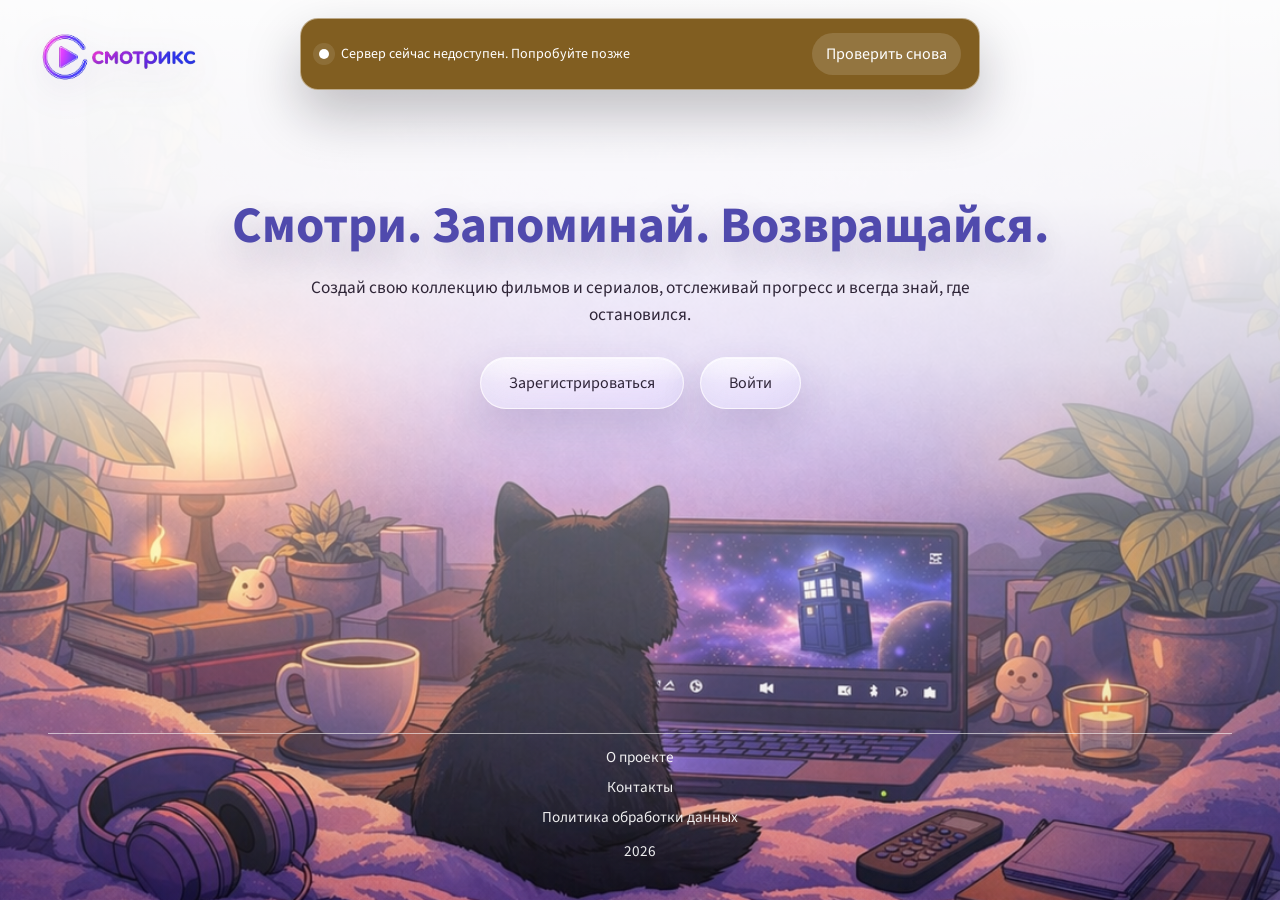
<file: pwa/index.html>
<!doctype html>
<html lang="ru">
  <head>
    <meta charset="UTF-8" />
    <meta name="viewport" content="width=device-width, initial-scale=1.0" />
    <meta name="description" content="Movie Tracker как PWA: история просмотра, папки и профиль с online-first архитектурой." />
    <meta name="theme-color" content="#7c5cfc" />
    <meta name="apple-mobile-web-app-capable" content="yes" />
    <meta name="apple-mobile-web-app-title" content="Смотрикс" />
    <meta name="application-name" content="Смотрикс" />
    <meta name="apple-mobile-web-app-status-bar-style" content="default" />
    <title>Смотрикс</title>
    <script>
      (() => {
        const ACCESS_TOKEN_STORAGE_KEY = "movieTracker.accessToken";
        const CURRENT_USER_STORAGE_KEY = "movieTracker.currentUser";
        const API_BASE_URL_STORAGE_KEY = "movieTracker.apiBaseUrl";

        try {
          const accessToken = String(window.localStorage.getItem(ACCESS_TOKEN_STORAGE_KEY) ?? "").trim();
          const rawCurrentUser = window.localStorage.getItem(CURRENT_USER_STORAGE_KEY);
          const apiBaseUrl = String(window.localStorage.getItem(API_BASE_URL_STORAGE_KEY) ?? "").trim().replace(/\/+$/, "");

          if (!accessToken || !rawCurrentUser) return;

          JSON.parse(rawCurrentUser);

          const currentUrl = new URL(window.location.href);
          const projectRootPath = currentUrl.pathname.replace(/[^/]*$/, "");
          const nextUrl = new URL("./pages/watch-history.html", `${currentUrl.origin}${projectRootPath}`);

          if (apiBaseUrl) {
            nextUrl.searchParams.set("apiBaseUrl", apiBaseUrl);
          }

          if (nextUrl.href !== currentUrl.href) {
            window.location.replace(nextUrl.href);
          }
        } catch (error) {
          console.warn(error);
        }
      })();
    </script>
    <link rel="manifest" href="./manifest.webmanifest" />
    <link rel="apple-touch-icon" href="./assets/pwa/icon-180.png" />
    <link rel="icon" type="image/png" sizes="192x192" href="./assets/pwa/icon-192.png" />
    <link rel="stylesheet" href="./src/styles/base/tokens.css" />
    <link rel="stylesheet" href="./landing-simple.css" />
    <link rel="stylesheet" href="./src/styles/components/pwa-shell.css" />
  </head>
  <body>
    <div class="page-shell">
      <div class="background-orb background-orb--left" aria-hidden="true"></div>
      <div class="background-orb background-orb--right" aria-hidden="true"></div>
      <main id="app" class="app-root"></main>
    </div>
    <script src="./runtime-config.js"></script>
    <script src="./src/scripts/pwa/network.js?v=20260525a"></script>
    <script src="./src/scripts/pwa/sync-queue.js"></script>
    <script src="./src/scripts/pwa/init.js?v=20260525a"></script>
    <script src="./main-simple.js"></script>
  </body>
</html>
</file>
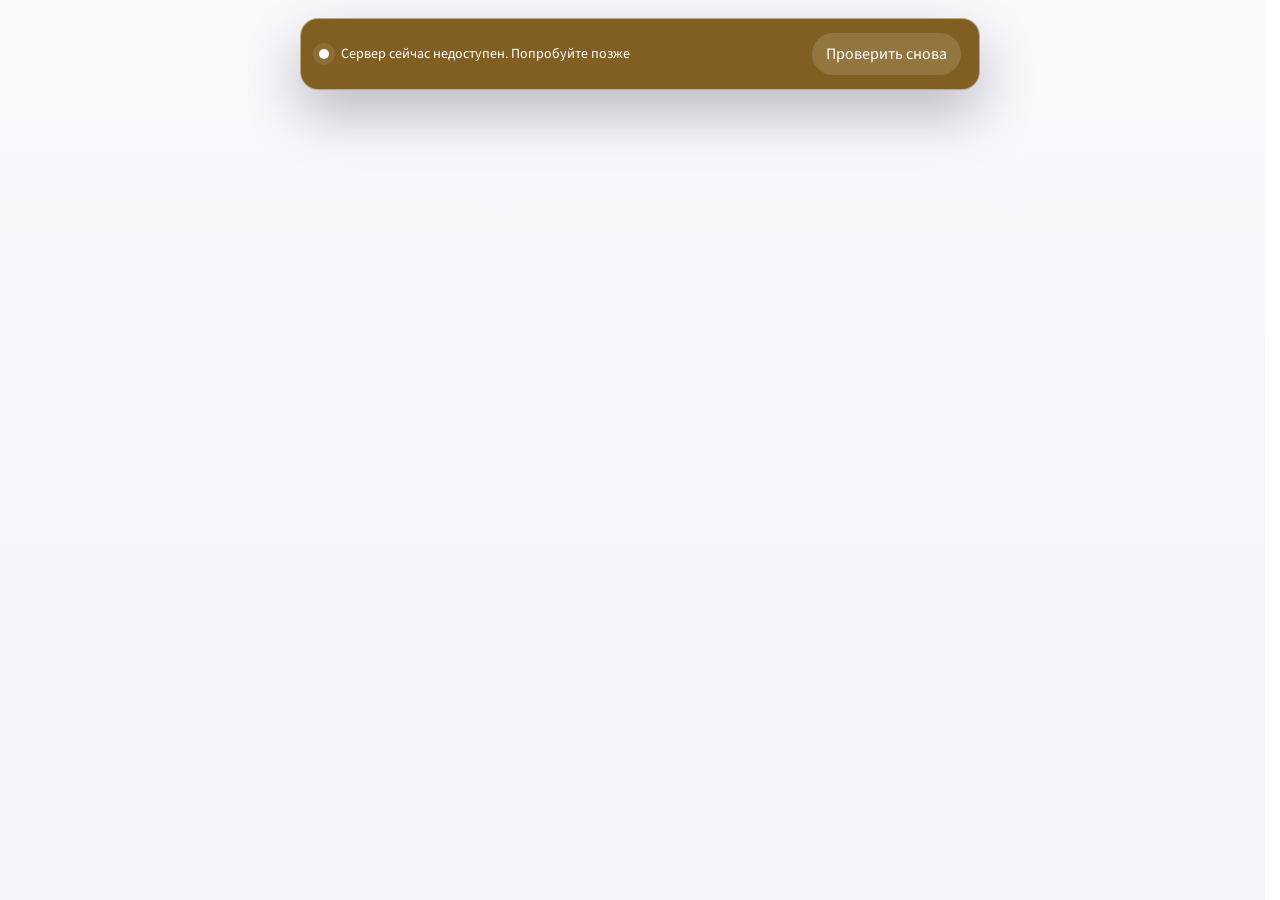
<file: pwa/privacy/index.html>
<!doctype html>
<html lang="ru">
  <head>
    <meta charset="UTF-8" />
    <meta name="viewport" content="width=device-width, initial-scale=1.0" />
    <meta name="description" content="Политика обработки персональных данных платформы Смотрикс." />
    <meta name="theme-color" content="#7c5cfc" />
    <meta name="apple-mobile-web-app-capable" content="yes" />
    <meta name="apple-mobile-web-app-title" content="Смотрикс" />
    <meta name="application-name" content="Смотрикс" />
    <meta name="apple-mobile-web-app-status-bar-style" content="default" />
    <meta name="movie-tracker-app-base-url" content="../" />
    <title>Смотрикс · Политика обработки персональных данных</title>
    <link rel="manifest" href="../manifest.webmanifest" />
    <link rel="apple-touch-icon" href="../assets/pwa/icon-180.png" />
    <link rel="icon" type="image/png" sizes="192x192" href="../assets/pwa/icon-192.png" />
    <link rel="stylesheet" href="../src/styles/base/tokens.css" />
    <link rel="stylesheet" href="../src/styles/base/reset.css" />
    <link rel="stylesheet" href="../src/styles/base/utilities.css" />
    <link rel="stylesheet" href="../src/styles/layouts/app-shell.css?v=20260524b" />
    <link rel="stylesheet" href="../src/styles/components/history-ui.css?v=20260524b" />
    <link rel="stylesheet" href="../src/styles/components/pwa-shell.css" />
    <link rel="stylesheet" href="../src/styles/pages/info-page.css?v=20260527a" />
  </head>
  <body>
    <main id="privacy-app"></main>
    <script src="../runtime-config.js"></script>
    <script src="../src/scripts/pwa/network.js?v=20260525a"></script>
    <script src="../src/scripts/pwa/sync-queue.js"></script>
    <script src="../src/scripts/pwa/init.js?v=20260530b"></script>
    <script src="../src/scripts/app-runtime.js?v=20260530b"></script>
    <script src="../src/scripts/pages/privacy.js?v=20260530a"></script>
  </body>
</html>
</file>
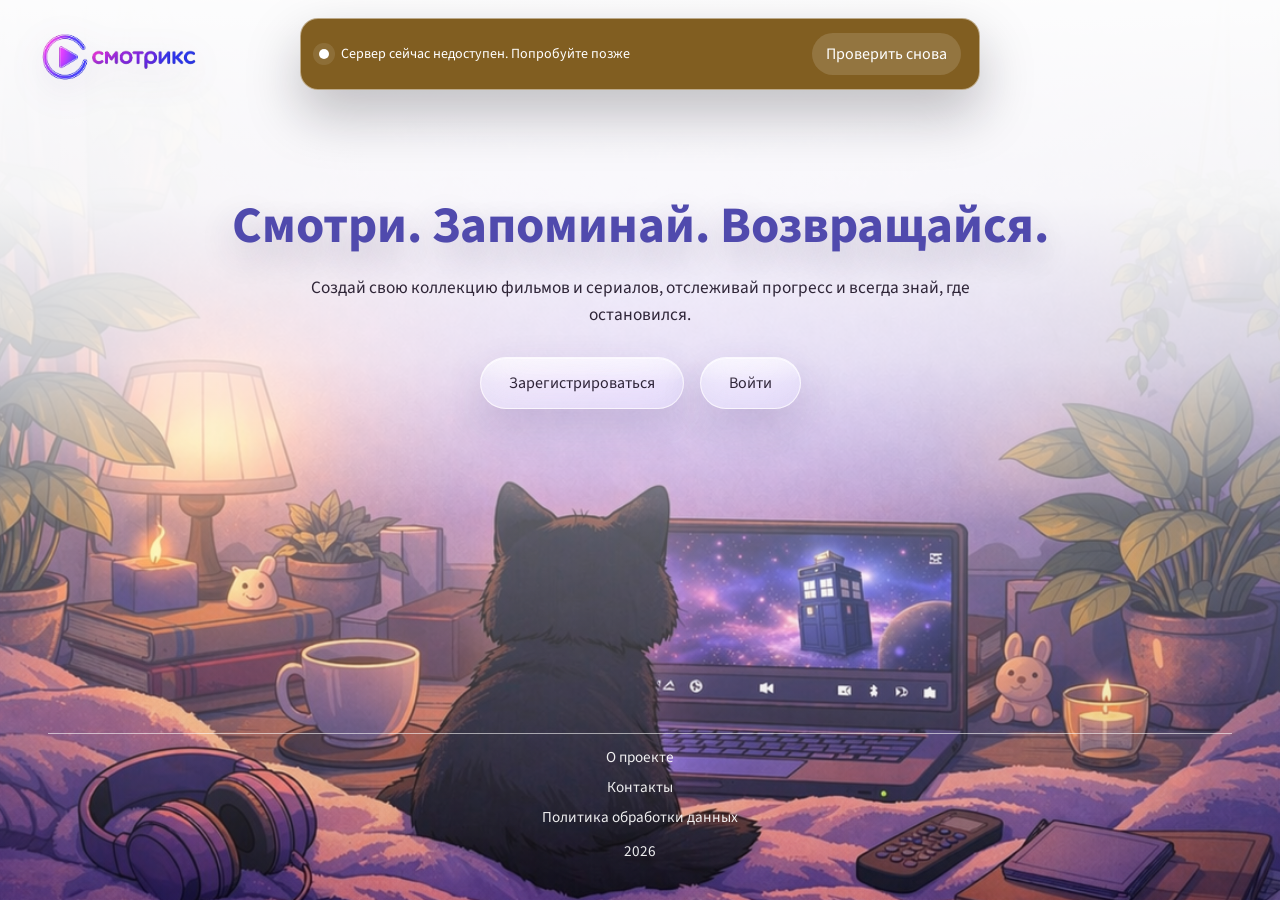
<file: pwa/folder-create.html>
<!doctype html>
<html lang="ru">
  <head>
    <meta charset="UTF-8" />
    <meta name="viewport" content="width=device-width, initial-scale=1.0" />
    <title>Movie Tracker</title>
    <script>
      (() => {
        const currentUrl = new URL(window.location.href);
        const currentFileName = currentUrl.pathname.split("/").pop() || "index.html";
        const routeAliasByFileName = Object.freeze({
          "watch_history_light_v3.html": "watch-history.html",
        });
        const targetFileName = routeAliasByFileName[currentFileName] || currentFileName;
        const projectRootPath = currentUrl.pathname.replace(/[^/]*$/, "");
        const nextUrl = new URL(`./pages/${targetFileName}`, `${currentUrl.origin}${projectRootPath}`);
        nextUrl.search = window.location.search;
        nextUrl.hash = window.location.hash;
        window.location.replace(nextUrl.href);
      })();
    </script>
  </head>
  <body></body>
</html>
</file>
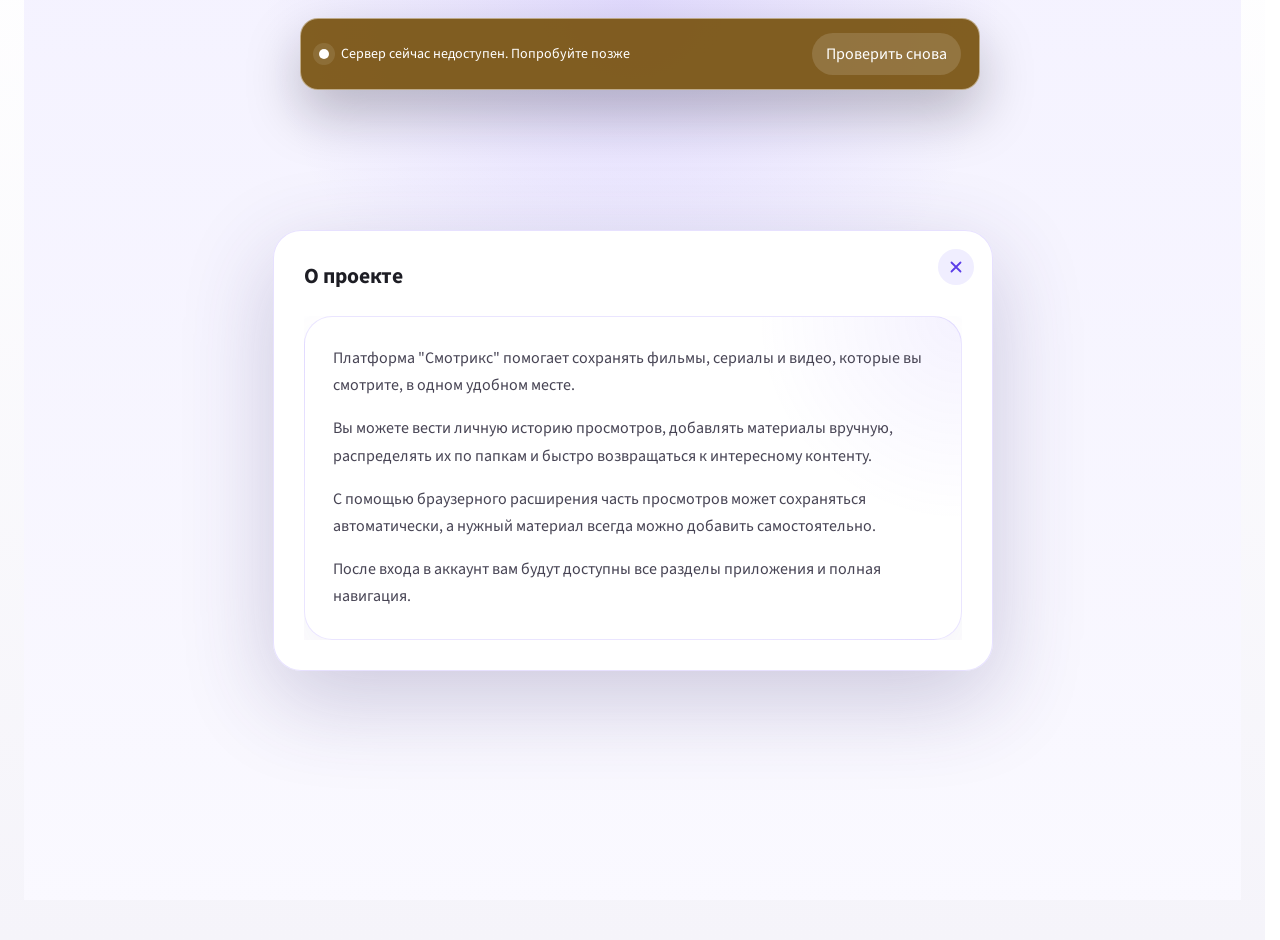
<file: pwa/pages/about.html>
<!doctype html>
<html lang="ru">
  <head>
    <meta charset="UTF-8" />
    <meta name="viewport" content="width=device-width, initial-scale=1.0" />
    <meta name="description" content="Информация о проекте Смотрикс." />
    <meta name="theme-color" content="#7c5cfc" />
    <meta name="apple-mobile-web-app-capable" content="yes" />
    <meta name="apple-mobile-web-app-title" content="Смотрикс" />
    <meta name="application-name" content="Смотрикс" />
    <meta name="apple-mobile-web-app-status-bar-style" content="default" />
    <title>Смотрикс · О проекте</title>
    <link rel="manifest" href="../manifest.webmanifest" />
    <link rel="apple-touch-icon" href="../assets/pwa/icon-180.png" />
    <link rel="icon" type="image/png" sizes="192x192" href="../assets/pwa/icon-192.png" />
    <link rel="stylesheet" href="../src/styles/base/tokens.css" />
    <link rel="stylesheet" href="../src/styles/base/reset.css" />
    <link rel="stylesheet" href="../src/styles/base/utilities.css" />
    <link rel="stylesheet" href="../src/styles/layouts/app-shell.css?v=20260524b" />
    <link rel="stylesheet" href="../src/styles/components/history-ui.css?v=20260524b" />
    <link rel="stylesheet" href="../src/styles/components/pwa-shell.css" />
    <link rel="stylesheet" href="../src/styles/pages/info-page.css?v=20260527a" />
  </head>
  <body>
    <main id="about-app"></main>
    <script src="../runtime-config.js"></script>
    <script src="../src/scripts/pwa/network.js?v=20260525a"></script>
    <script src="../src/scripts/pwa/sync-queue.js"></script>
    <script src="../src/scripts/pwa/init.js?v=20260530b"></script>
    <script src="../src/scripts/app-runtime.js?v=20260530b"></script>
    <script src="../src/scripts/pages/about.js?v=20260527a"></script>
  </body>
</html>
</file>
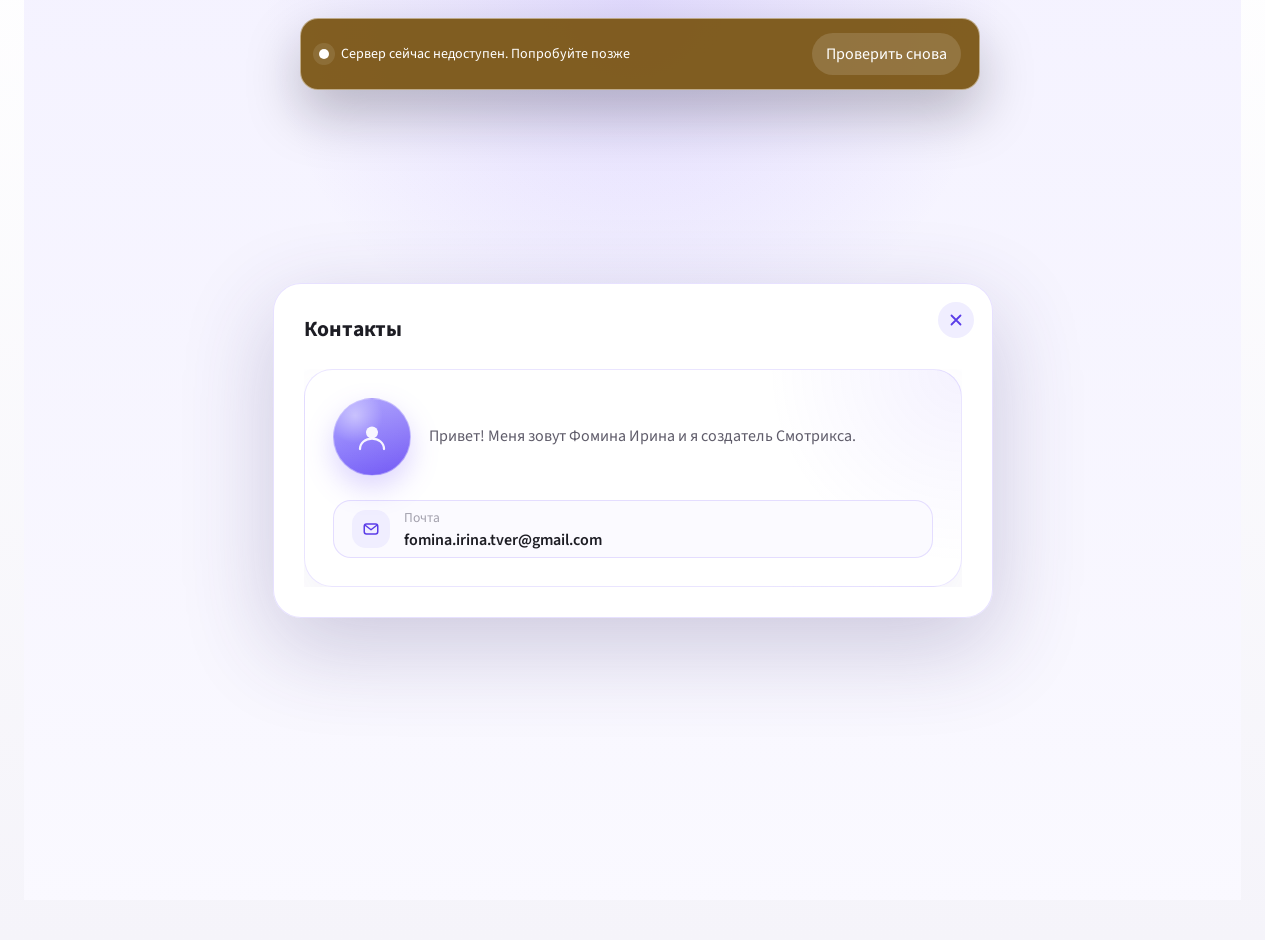
<file: pwa/pages/contacts.html>
<!doctype html>
<html lang="ru">
  <head>
    <meta charset="UTF-8" />
    <meta name="viewport" content="width=device-width, initial-scale=1.0" />
    <meta name="description" content="Контакты создателя проекта Смотрикс." />
    <meta name="theme-color" content="#7c5cfc" />
    <meta name="apple-mobile-web-app-capable" content="yes" />
    <meta name="apple-mobile-web-app-title" content="Смотрикс" />
    <meta name="application-name" content="Смотрикс" />
    <meta name="apple-mobile-web-app-status-bar-style" content="default" />
    <title>Смотрикс · Контакты</title>
    <link rel="manifest" href="../manifest.webmanifest" />
    <link rel="apple-touch-icon" href="../assets/pwa/icon-180.png" />
    <link rel="icon" type="image/png" sizes="192x192" href="../assets/pwa/icon-192.png" />
    <link rel="stylesheet" href="../src/styles/base/tokens.css" />
    <link rel="stylesheet" href="../src/styles/base/reset.css" />
    <link rel="stylesheet" href="../src/styles/base/utilities.css" />
    <link rel="stylesheet" href="../src/styles/layouts/app-shell.css?v=20260524b" />
    <link rel="stylesheet" href="../src/styles/components/history-ui.css?v=20260524b" />
    <link rel="stylesheet" href="../src/styles/components/pwa-shell.css" />
    <link rel="stylesheet" href="../src/styles/pages/info-page.css?v=20260527a" />
  </head>
  <body>
    <main id="contacts-app"></main>
    <script src="../runtime-config.js"></script>
    <script src="../src/scripts/pwa/network.js?v=20260525a"></script>
    <script src="../src/scripts/pwa/sync-queue.js"></script>
    <script src="../src/scripts/pwa/init.js?v=20260530b"></script>
    <script src="../src/scripts/app-runtime.js?v=20260530b"></script>
    <script src="../src/scripts/pages/contacts.js?v=20260530c"></script>
  </body>
</html>
</file>
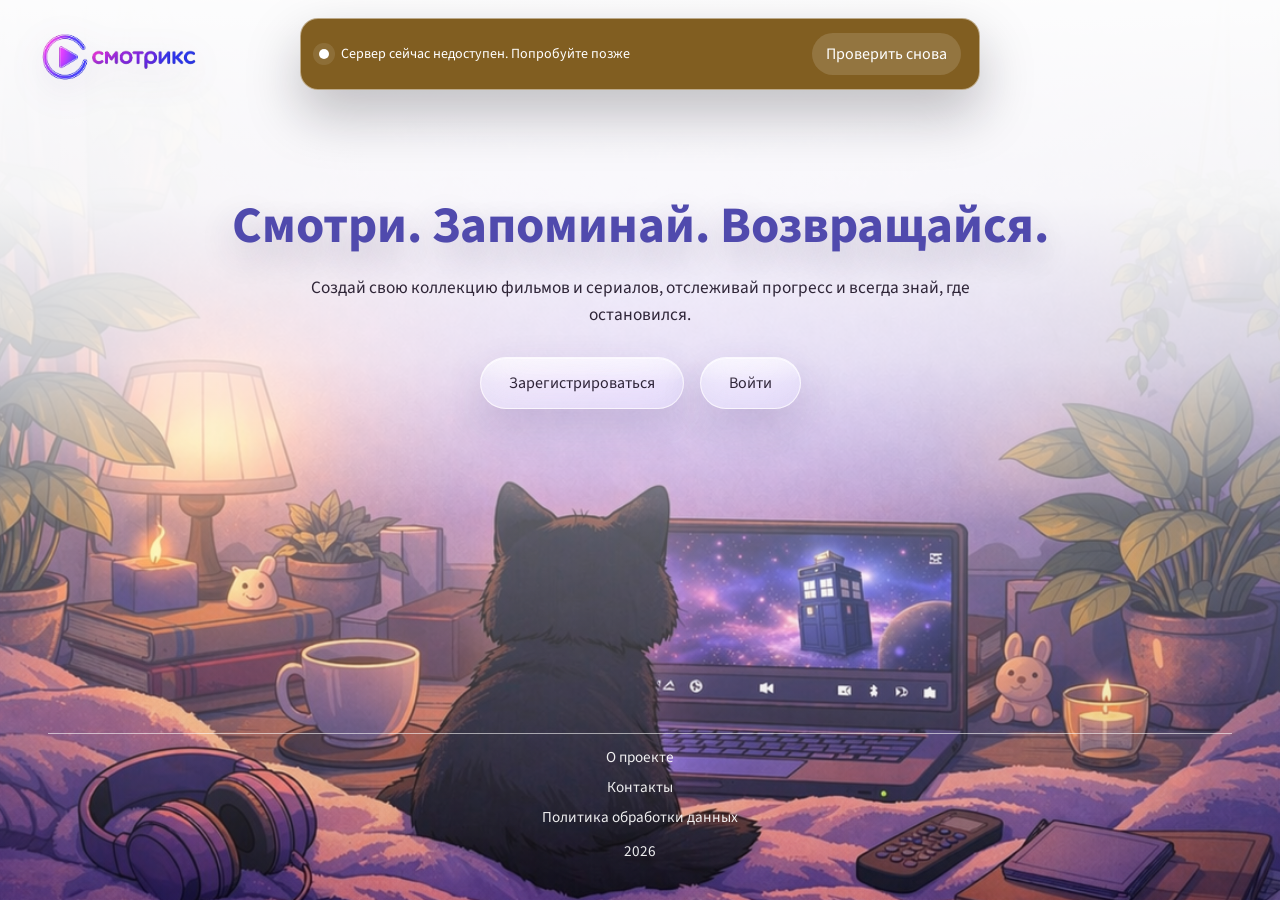
<file: pwa/pages/folder-create.html>
<!doctype html>
<html lang="ru">
  <head>
    <meta charset="UTF-8" />
    <meta name="viewport" content="width=device-width, initial-scale=1.0" />
    <meta name="description" content="Создание папок Movie Tracker в PWA-клиенте." />
    <meta name="theme-color" content="#7c5cfc" />
    <meta name="apple-mobile-web-app-capable" content="yes" />
    <meta name="apple-mobile-web-app-title" content="Смотрикс" />
    <meta name="application-name" content="Смотрикс" />
    <meta name="apple-mobile-web-app-status-bar-style" content="default" />
    <title>Смотрикс · Создать папку</title>
    <link rel="manifest" href="../manifest.webmanifest" />
    <link rel="apple-touch-icon" href="../assets/pwa/icon-180.png" />
    <link rel="icon" type="image/png" sizes="192x192" href="../assets/pwa/icon-192.png" />
    <link rel="stylesheet" href="../src/styles/base/tokens.css" />
    <link rel="stylesheet" href="../src/styles/base/reset.css" />
    <link rel="stylesheet" href="../src/styles/base/utilities.css" />
    <link rel="stylesheet" href="../src/styles/layouts/app-shell.css?v=20260524b" />
    <link rel="stylesheet" href="../src/styles/components/history-ui.css?v=20260524b" />
    <link rel="stylesheet" href="../src/styles/components/profile-button.css" />
    <link rel="stylesheet" href="../src/styles/components/pwa-shell.css" />
    <link rel="stylesheet" href="../src/styles/pages/folder-create.css" />
  </head>
  <body>
    <main id="folder-create-app"></main>
    <script src="../runtime-config.js"></script>
    <script src="../src/scripts/pwa/network.js?v=20260525a"></script>
    <script src="../src/scripts/pwa/sync-queue.js"></script>
    <script src="../src/scripts/pwa/init.js?v=20260530b"></script>
    <script src="../src/scripts/app-runtime.js?v=20260530b"></script>
    <script src="../src/scripts/stores/folders-store.js"></script>
    <script src="../src/scripts/pages/folder-create.js"></script>
  </body>
</html>
</file>
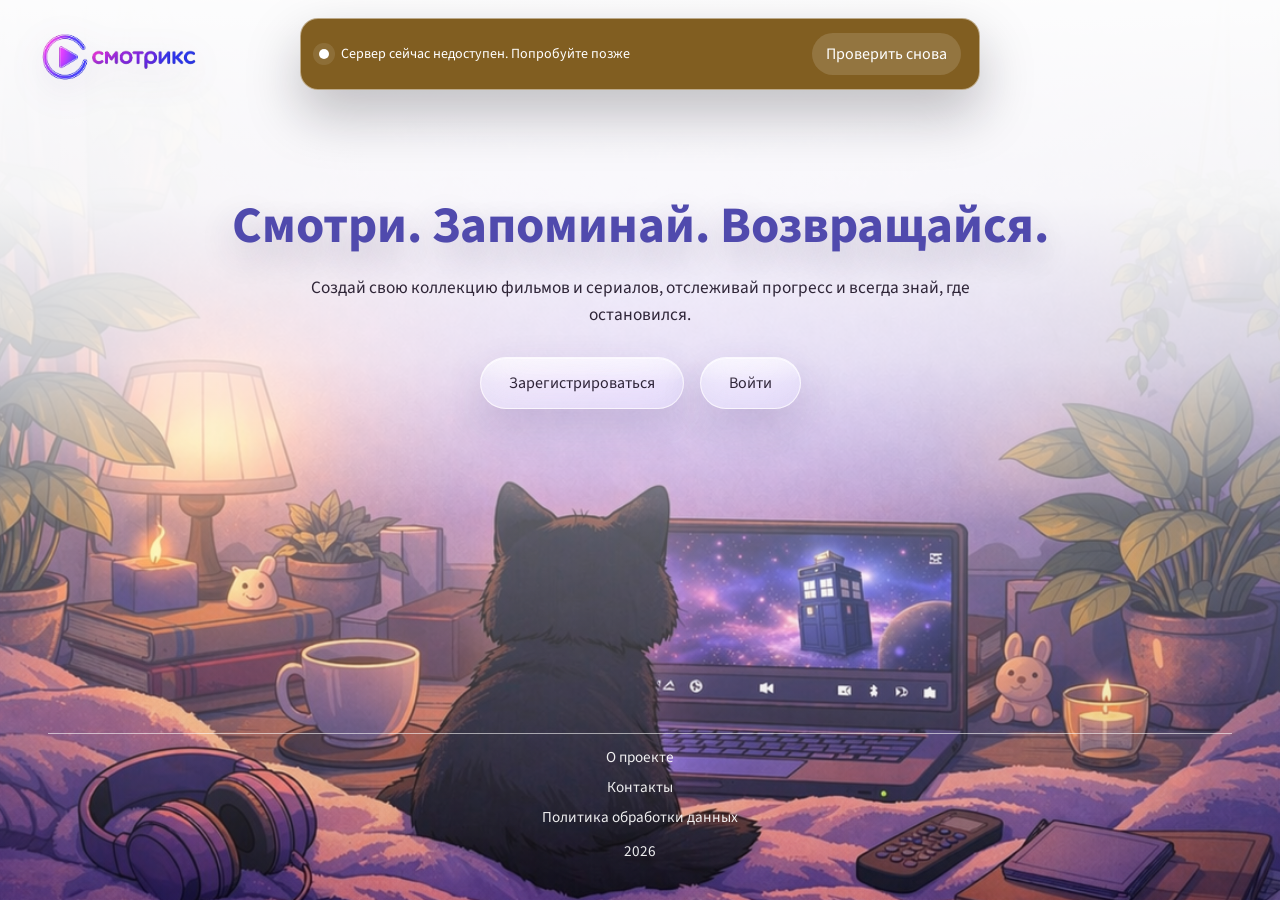
<file: pwa/pages/folder-detail.html>
<!doctype html>
<html lang="ru">
  <head>
    <meta charset="UTF-8" />
    <meta name="viewport" content="width=device-width, initial-scale=1.0" />
    <meta name="description" content="Детальная страница папки Movie Tracker в PWA-клиенте." />
    <meta name="theme-color" content="#7c5cfc" />
    <meta name="apple-mobile-web-app-capable" content="yes" />
    <meta name="apple-mobile-web-app-title" content="Смотрикс" />
    <meta name="application-name" content="Смотрикс" />
    <meta name="apple-mobile-web-app-status-bar-style" content="default" />
    <title>Смотрикс · Папка</title>
    <link rel="manifest" href="../manifest.webmanifest" />
    <link rel="apple-touch-icon" href="../assets/pwa/icon-180.png" />
    <link rel="icon" type="image/png" sizes="192x192" href="../assets/pwa/icon-192.png" />
    <link rel="stylesheet" href="../src/styles/base/tokens.css" />
    <link rel="stylesheet" href="../src/styles/base/reset.css" />
    <link rel="stylesheet" href="../src/styles/base/utilities.css" />
    <link rel="stylesheet" href="../src/styles/layouts/app-shell.css?v=20260524b" />
    <link rel="stylesheet" href="../src/styles/components/history-ui.css?v=20260524b" />
    <link rel="stylesheet" href="../src/styles/components/profile-button.css" />
    <link rel="stylesheet" href="../src/styles/components/pwa-shell.css" />
    <link rel="stylesheet" href="../src/styles/pages/folder-detail.css" />
  </head>
  <body>
    <main id="folder-detail-app"></main>
    <script src="../runtime-config.js"></script>
    <script src="../src/scripts/pwa/network.js?v=20260525a"></script>
    <script src="../src/scripts/pwa/sync-queue.js"></script>
    <script src="../src/scripts/pwa/init.js?v=20260530b"></script>
    <script src="../src/scripts/app-runtime.js?v=20260530b"></script>
    <script src="../src/scripts/stores/folders-store.js"></script>
    <script src="../src/scripts/pages/folder-detail.js"></script>
  </body>
</html>
</file>
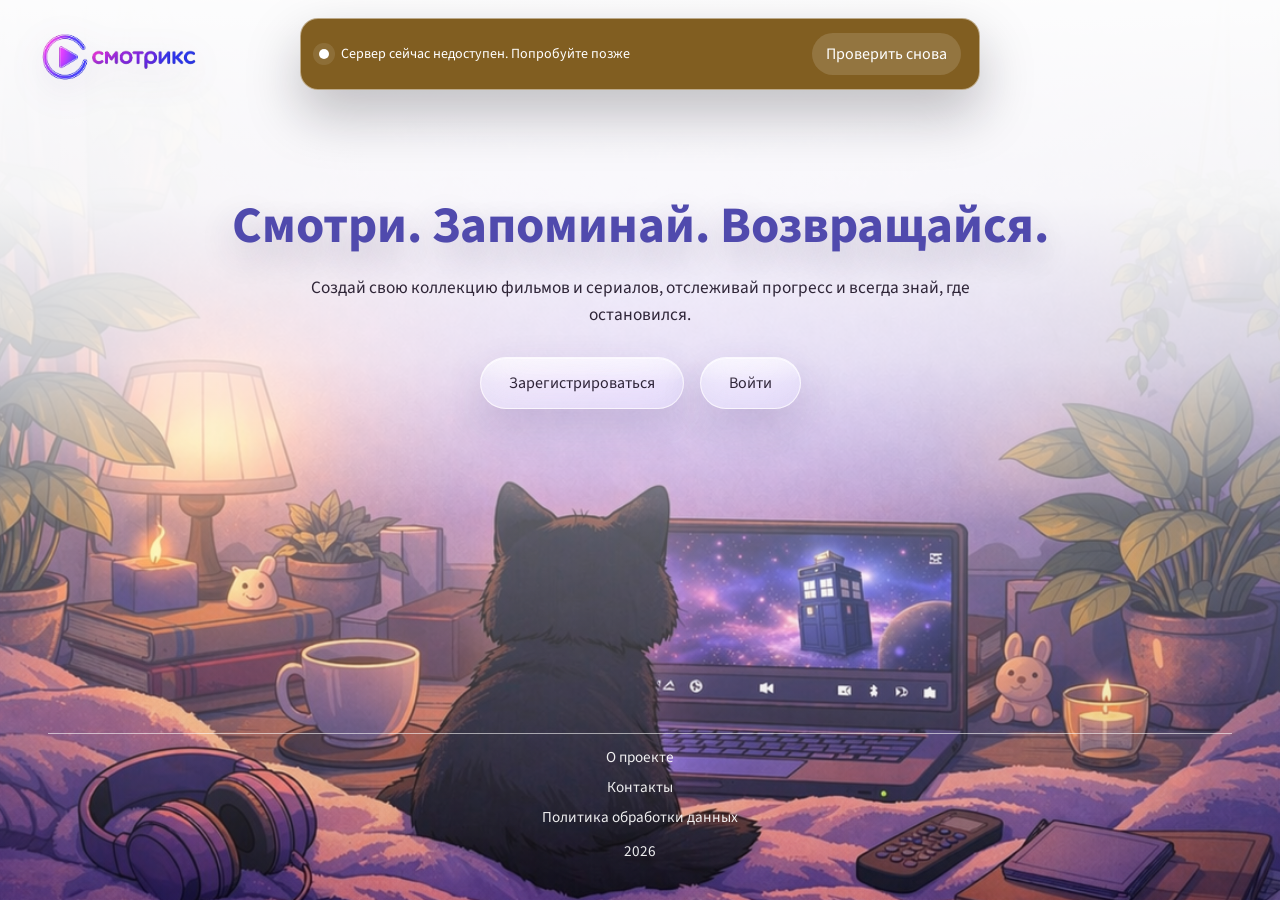
<file: pwa/pages/folders.html>
<!doctype html>
<html lang="ru">
  <head>
    <meta charset="UTF-8" />
    <meta name="viewport" content="width=device-width, initial-scale=1.0" />
    <meta name="description" content="Папки Movie Tracker в PWA-оболочке с online-first поведением." />
    <meta name="theme-color" content="#7c5cfc" />
    <meta name="apple-mobile-web-app-capable" content="yes" />
    <meta name="apple-mobile-web-app-title" content="Смотрикс" />
    <meta name="application-name" content="Смотрикс" />
    <meta name="apple-mobile-web-app-status-bar-style" content="default" />
    <title>Смотрикс · Папки</title>
    <link rel="manifest" href="../manifest.webmanifest" />
    <link rel="apple-touch-icon" href="../assets/pwa/icon-180.png" />
    <link rel="icon" type="image/png" sizes="192x192" href="../assets/pwa/icon-192.png" />
    <link rel="stylesheet" href="../src/styles/base/tokens.css" />
    <link rel="stylesheet" href="../src/styles/base/reset.css" />
    <link rel="stylesheet" href="../src/styles/base/utilities.css" />
    <link rel="stylesheet" href="../src/styles/layouts/app-shell.css?v=20260524b" />
    <link rel="stylesheet" href="../src/styles/components/history-ui.css?v=20260524b" />
    <link rel="stylesheet" href="../src/styles/components/folder-card.css" />
    <link rel="stylesheet" href="../src/styles/components/pwa-shell.css" />
    <link rel="stylesheet" href="../src/styles/pages/folders.css" />
  </head>
  <body>
    <main id="folders-app"></main>
    <script src="../runtime-config.js"></script>
    <script src="../src/scripts/pwa/network.js?v=20260525a"></script>
    <script src="../src/scripts/pwa/sync-queue.js"></script>
    <script src="../src/scripts/pwa/init.js?v=20260530b"></script>
    <script src="../src/scripts/app-runtime.js?v=20260530b"></script>
    <script src="../src/scripts/stores/folders-store.js"></script>
    <script src="../src/scripts/pages/folders.js"></script>
  </body>
</html>
</file>
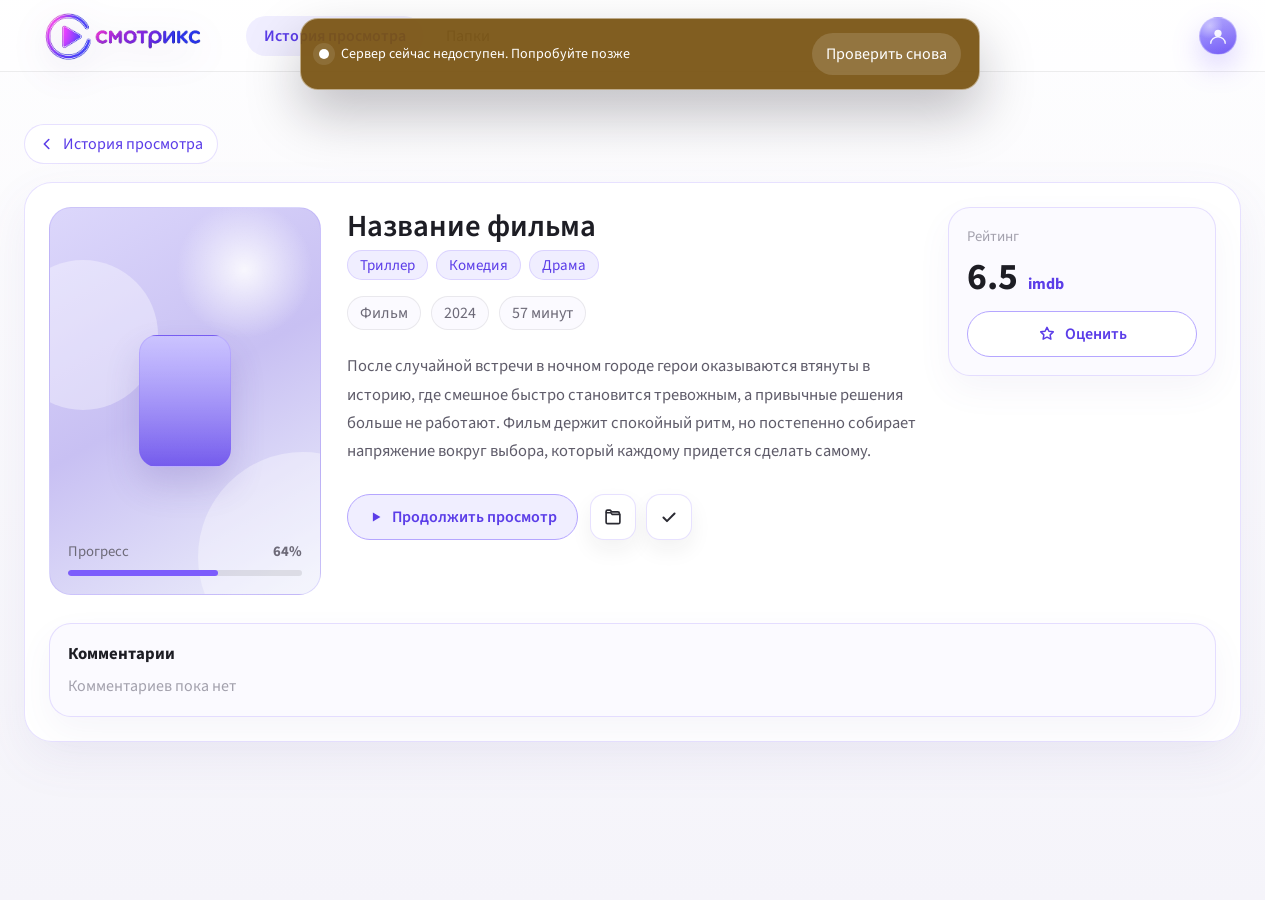
<file: pwa/pages/movie-detail.html>
<!doctype html>
<html lang="ru">
  <head>
    <meta charset="UTF-8" />
    <meta name="viewport" content="width=device-width, initial-scale=1.0" />
    <meta name="description" content="Карточка фильма или сериала Movie Tracker в PWA-клиенте." />
    <meta name="theme-color" content="#7c5cfc" />
    <meta name="apple-mobile-web-app-capable" content="yes" />
    <meta name="apple-mobile-web-app-title" content="Смотрикс" />
    <meta name="application-name" content="Смотрикс" />
    <meta name="apple-mobile-web-app-status-bar-style" content="default" />
    <title>Смотрикс · Страница фильма</title>
    <link rel="manifest" href="../manifest.webmanifest" />
    <link rel="apple-touch-icon" href="../assets/pwa/icon-180.png" />
    <link rel="icon" type="image/png" sizes="192x192" href="../assets/pwa/icon-192.png" />
    <link rel="stylesheet" href="../src/styles/base/tokens.css" />
    <link rel="stylesheet" href="../src/styles/base/reset.css" />
    <link rel="stylesheet" href="../src/styles/base/utilities.css" />
    <link rel="stylesheet" href="../src/styles/layouts/app-shell.css?v=20260524b" />
    <link rel="stylesheet" href="../src/styles/components/history-ui.css?v=20260524b" />
    <link rel="stylesheet" href="../src/styles/components/profile-button.css" />
    <link rel="stylesheet" href="../src/styles/components/pwa-shell.css" />
    <link rel="stylesheet" href="../src/styles/pages/movie-detail.css" />
  </head>
  <body>
    <main id="movie-detail-app"></main>
    <script src="../runtime-config.js"></script>
    <script src="../src/scripts/pwa/network.js?v=20260525a"></script>
    <script src="../src/scripts/pwa/sync-queue.js"></script>
    <script src="../src/scripts/pwa/init.js?v=20260530b"></script>
    <script src="../src/scripts/app-runtime.js?v=20260530b"></script>
    <script src="../src/scripts/stores/folders-store.js"></script>
    <script src="../src/scripts/services/media-api.js"></script>
    <script src="../src/scripts/pages/movie-detail.js"></script>
  </body>
</html>
</file>
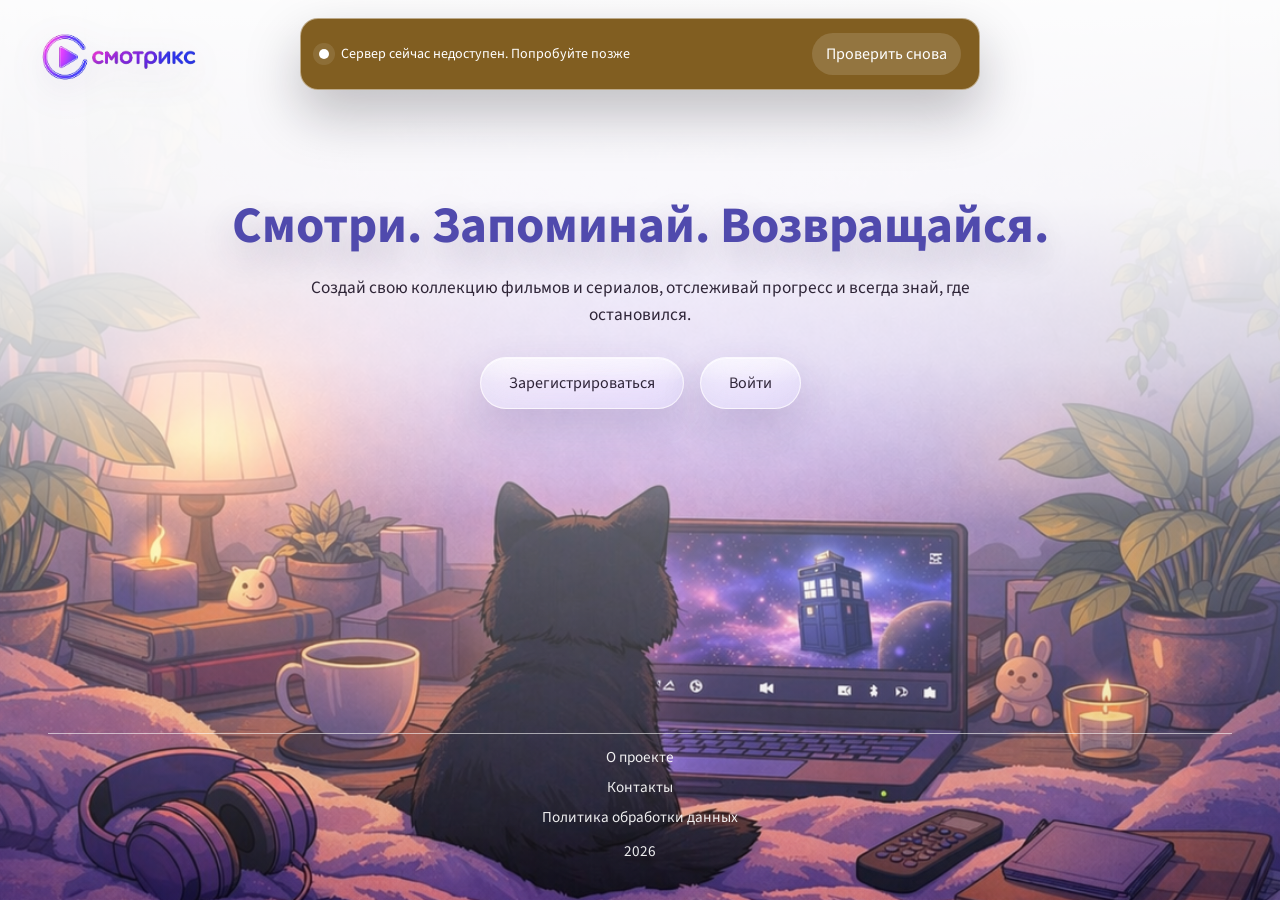
<file: pwa/pages/profile.html>
<!doctype html>
<html lang="ru">
  <head>
    <meta charset="UTF-8" />
    <meta name="viewport" content="width=device-width, initial-scale=1.0" />
    <meta name="description" content="Профиль пользователя Movie Tracker в PWA-клиенте." />
    <meta name="theme-color" content="#7c5cfc" />
    <meta name="apple-mobile-web-app-capable" content="yes" />
    <meta name="apple-mobile-web-app-title" content="Смотрикс" />
    <meta name="application-name" content="Смотрикс" />
    <meta name="apple-mobile-web-app-status-bar-style" content="default" />
    <title>Смотрикс · Профиль</title>
    <link rel="manifest" href="../manifest.webmanifest" />
    <link rel="apple-touch-icon" href="../assets/pwa/icon-180.png" />
    <link rel="icon" type="image/png" sizes="192x192" href="../assets/pwa/icon-192.png" />
    <link rel="stylesheet" href="../src/styles/base/tokens.css" />
    <link rel="stylesheet" href="../src/styles/base/reset.css" />
    <link rel="stylesheet" href="../src/styles/base/utilities.css" />
    <link rel="stylesheet" href="../src/styles/layouts/app-shell.css?v=20260524b" />
    <link rel="stylesheet" href="../src/styles/components/history-ui.css?v=20260524b" />
    <link rel="stylesheet" href="../src/styles/components/folder-card.css" />
    <link rel="stylesheet" href="../src/styles/components/profile-button.css" />
    <link rel="stylesheet" href="../src/styles/components/pwa-shell.css" />
    <link rel="stylesheet" href="../src/styles/pages/profile.css" />
  </head>
  <body>
    <main id="profile-app"></main>
    <script src="../runtime-config.js"></script>
    <script src="../src/scripts/pwa/network.js?v=20260525a"></script>
    <script src="../src/scripts/pwa/sync-queue.js"></script>
    <script src="../src/scripts/pwa/init.js?v=20260530b"></script>
    <script src="../src/scripts/app-runtime.js?v=20260530b"></script>
    <script src="../src/scripts/stores/folders-store.js"></script>
    <script src="../src/scripts/pages/profile.js?v=20260530b"></script>
  </body>
</html>
</file>
<file: pwa/src/styles/base/tokens.css>
:root {
  --font-family-base: "Source Sans 3", "Segoe UI", "Trebuchet MS", sans-serif;
  --page-bg: #f5f4fa;
  --surface: #ffffff;
  --surface-soft: #efedf7;
  --surface-muted: #e8e5f4;
  --white: #ffffff;
  --black-soft: #202028;
  --line: rgba(124, 92, 252, 0.18);
  --line-soft: rgba(28, 28, 30, 0.08);
  --text: #1d1d24;
  --text-muted: #a3a1ad;
  --text-tab: #707082;
  --text-tab-hover: #1d1d24;
  --accent: #7c5cfc;
  --accent-strong: #5b3de8;
  --accent-soft: #f0eeff;
  --accent-soft-strong: #dcd5ff;
  --accent-border: #b5a6ff;
  --accent-border-soft: #b6a8fa;
  --hover-surface: #f4f2fb;
  --filter-border: #d5d1e1;
  --filter-border-hover: #bdb7d5;
  --danger: #d94b5f;
  --danger-soft: #fff0f2;
  --success-soft: #f1edff;
  --overlay-bg: rgba(18, 16, 28, 0.42);
  --modal-shadow: 0 28px 90px rgba(64, 49, 111, 0.24);
  --shadow: 0 18px 48px rgba(104, 87, 164, 0.08);
  --radius-xl: 24px;
  --radius-lg: 18px;
  --radius-md: 14px;
  --radius-sm: 10px;
}
</file>
<file: pwa/landing-simple.css>
@import url("https://fonts.googleapis.com/css2?family=Source+Sans+3:wght@400;500;600;700;800&display=swap");

:root {
  --font-family-base: "Source Sans 3", "Segoe UI", "Trebuchet MS", sans-serif;
  --text: #3f42bf;
  --text-soft: rgba(26, 16, 34, 0.9);
  --title: #504aad;
  --accent: #8583e8;
  --button-bg: rgba(255, 255, 255, 0.24);
  --button-border: rgba(255, 255, 255, 0.58);
  --button-text: #2e2438;
  --footer-line: rgba(255, 255, 255, 0.56);
  --footer-text: rgba(255, 255, 255, 0.92);
}

* {
  box-sizing: border-box;
}

html,
body {
  margin: 0;
  min-height: 100%;
}

body {
  font-family: var(--font-family-base);
  color: var(--text);
  background: #c9bce6;
}

body.modal-open {
  overflow: hidden;
}

a,
button {
  font: inherit;
}

.page-shell {
  min-height: 100vh;
  padding: 0;
}

.background-orb {
  display: none;
}

.app-root {
  width: 100%;
}

.landing {
  position: relative;
  min-height: 100vh;
  background:
    linear-gradient(180deg, rgba(255, 255, 255, 0.99) 0%, rgba(255, 255, 255, 0.95) 22%, rgba(255, 255, 255, 0.76) 40%, rgba(255, 255, 255, 0.3) 58%, rgba(37, 19, 52, 0.1) 100%),
    url("./assets/bg_index.png") center bottom / cover no-repeat;
}

.landing__overlay {
  position: relative;
  z-index: 1;
  width: min(100%, 1480px);
  min-height: 100vh;
  margin: 0 auto;
  display: flex;
  flex-direction: column;
  padding: 12px 24px 28px;
}

.landing__brand {
  width: 190px;
  aspect-ratio: 850 / 400;
  border-radius: 0;
  background: url("./assets/logo-smotrix.png") center / contain no-repeat;
  filter: drop-shadow(0 10px 18px rgba(80, 50, 138, 0.16));
}

.hero {
  flex: 1;
  display: flex;
  align-items: flex-start;
  justify-content: center;
  text-align: center;
  padding: clamp(72px, 11vh, 132px) 16px 40px;
}

.hero-card {
  width: min(100%, 860px);
}

.hero-card__title {
  margin: 0 0 20px;
  color: var(--title);
  font-size: clamp(2.25rem, 4vw, 4.2rem);
  font-weight: 700;
  line-height: 1.04;
  text-shadow: 0 14px 34px rgba(55, 35, 79, 0.24);
}

.hero-card__description {
  margin: 0 auto;
  max-width: 720px;
  color: var(--text-soft);
  line-height: 1.6;
  font-size: clamp(1rem, 1.35vw, 1.2rem);
}

.hero-card__actions {
  display: inline-grid;
  grid-template-columns: repeat(2, minmax(0, auto));
  gap: 16px;
  margin-top: 28px;
}

.button {
  position: relative;
  overflow: hidden;
  display: inline-flex;
  align-items: center;
  justify-content: center;
  min-height: 52px;
  padding: 0 28px;
  border-radius: 999px;
  border: 1px solid var(--button-border);
  background:
    linear-gradient(135deg, rgba(255, 255, 255, 0.42), rgba(255, 255, 255, 0.16)),
    var(--button-bg);
  color: var(--button-text);
  text-decoration: none;
  box-shadow:
    inset 0 1px 0 rgba(255, 255, 255, 0.72),
    inset 0 -18px 34px rgba(133, 131, 232, 0.1),
    0 18px 42px rgba(69, 45, 112, 0.18);
  transition:
    transform 160ms ease,
    border-color 160ms ease,
    box-shadow 160ms ease;
  backdrop-filter: blur(18px) saturate(145%);
  -webkit-backdrop-filter: blur(18px) saturate(145%);
}

.button::before {
  content: "";
  position: absolute;
  inset: 1px 1px auto;
  height: 48%;
  border-radius: inherit;
  background: linear-gradient(180deg, rgba(255, 255, 255, 0.45), rgba(255, 255, 255, 0));
  pointer-events: none;
}

.button:hover,
.button:focus-visible {
  transform: translateY(-1px);
  border-color: rgba(255, 255, 255, 0.82);
  box-shadow:
    inset 0 1px 0 rgba(255, 255, 255, 0.82),
    inset 0 -18px 34px rgba(133, 131, 232, 0.14),
    0 22px 48px rgba(69, 45, 112, 0.24);
}

.auth-modal {
  position: fixed;
  inset: 0;
  z-index: 20;
  display: grid;
  place-items: center;
  padding: 24px;
}

.auth-modal__backdrop {
  position: absolute;
  inset: 0;
  background:
    linear-gradient(180deg, rgba(47, 31, 73, 0.3), rgba(24, 15, 35, 0.48)),
    rgba(21, 16, 30, 0.38);
  backdrop-filter: blur(10px);
  -webkit-backdrop-filter: blur(10px);
}

.auth-modal__dialog {
  position: relative;
  width: min(100%, 430px);
  padding: 34px 32px 28px;
  border: 1px solid rgba(255, 255, 255, 0.62);
  border-radius: 8px;
  background:
    linear-gradient(180deg, rgba(255, 255, 255, 0.92), rgba(255, 255, 255, 0.78)),
    rgba(255, 255, 255, 0.82);
  box-shadow:
    inset 0 1px 0 rgba(255, 255, 255, 0.92),
    0 28px 70px rgba(35, 22, 56, 0.32);
  color: #2f2938;
}

.auth-modal__close {
  position: absolute;
  top: 14px;
  right: 14px;
  display: inline-grid;
  place-items: center;
  width: 36px;
  height: 36px;
  padding: 0;
  border: 0;
  border-radius: 50%;
  background: rgba(80, 74, 173, 0.09);
  color: #443f92;
  cursor: pointer;
  transition:
    background 160ms ease,
    transform 160ms ease;
}

.auth-modal__close span,
.auth-modal__close span::before {
  width: 16px;
  height: 2px;
  border-radius: 999px;
  background: currentColor;
}

.auth-modal__close span {
  position: relative;
  display: block;
  transform: rotate(45deg);
}

.auth-modal__close span::before {
  content: "";
  position: absolute;
  inset: 0;
  transform: rotate(90deg);
}

.auth-modal__close:hover,
.auth-modal__close:focus-visible {
  background: rgba(80, 74, 173, 0.16);
  transform: translateY(-1px);
}

.auth-modal__header {
  padding-right: 28px;
}

.auth-modal__title {
  margin: 0;
  color: var(--title);
  font-size: 2rem;
  line-height: 1.15;
}

.auth-modal__description {
  margin: 10px 0 0;
  color: rgba(38, 28, 48, 0.78);
  font-size: 1rem;
  line-height: 1.5;
}

.auth-modal__form {
  display: grid;
  gap: 10px;
  margin-top: 24px;
}

.auth-modal__field {
  display: grid;
  gap: 8px;
  text-align: left;
}

.auth-modal__field--checkbox {
  gap: 6px;
  margin-top: 2px;
}

.auth-modal__label {
  color: #332b42;
  font-size: 0.95rem;
}

.auth-modal__input {
  width: 100%;
  min-height: 48px;
  padding: 0 15px;
  border: 1px solid rgba(80, 74, 173, 0.2);
  border-radius: 8px;
  background: rgba(255, 255, 255, 0.7);
  color: #241f2e;
  outline: none;
  box-shadow: inset 0 1px 0 rgba(255, 255, 255, 0.85);
  transition:
    border-color 160ms ease,
    box-shadow 160ms ease,
    background 160ms ease;
}

.auth-modal__input::placeholder {
  color: rgba(45, 37, 56, 0.45);
}

.auth-modal__input:focus {
  border-color: rgba(80, 74, 173, 0.58);
  background: rgba(255, 255, 255, 0.9);
  box-shadow:
    inset 0 1px 0 rgba(255, 255, 255, 0.95),
    0 0 0 3px rgba(133, 131, 232, 0.18);
}

.auth-modal__input--invalid,
.auth-modal__input--invalid:focus {
  border-color: rgba(190, 56, 82, 0.78);
  background: rgba(255, 246, 248, 0.94);
  box-shadow:
    inset 0 1px 0 rgba(255, 255, 255, 0.92),
    0 0 0 3px rgba(190, 56, 82, 0.14);
}

.auth-modal__field--invalid .auth-modal__label {
  color: #9d2740;
}

.auth-modal__checkbox-row {
  display: flex;
  align-items: flex-start;
  gap: 12px;
}

.auth-modal__checkbox-input {
  width: 18px;
  height: 18px;
  margin: 2px 0 0;
  accent-color: #5a4bcc;
  flex-shrink: 0;
}

.auth-modal__checkbox-input:focus-visible {
  outline: 0;
  box-shadow: 0 0 0 3px rgba(133, 131, 232, 0.24);
  border-radius: 5px;
}

.auth-modal__checkbox-label {
  color: #332b42;
  font-size: 0.95rem;
  line-height: 1.5;
}

.auth-modal__field--invalid .auth-modal__checkbox-label {
  color: #9d2740;
}

.auth-modal__link {
  color: #4d46a7;
  text-decoration: underline;
  text-underline-offset: 2px;
  transition: color 160ms ease;
}

.auth-modal__link:hover,
.auth-modal__link:focus-visible {
  color: #372f92;
}

.auth-modal__error {
  min-height: 15px;
  color: #9d2740;
  font-size: 0.84rem;
  line-height: 1.3;
}

.auth-modal__error:empty {
  visibility: hidden;
}

.auth-modal__form-error {
  min-height: 18px;
  margin: -2px 0 0;
  color: #9d2740;
  font-size: 0.9rem;
  line-height: 1.35;
  text-align: left;
}

.auth-modal__form-error:empty {
  display: none;
}

.auth-modal__submit {
  display: inline-flex;
  align-items: center;
  justify-content: center;
  min-height: 50px;
  margin-top: 4px;
  padding: 0 20px;
  border: 0;
  border-radius: 8px;
  background: #504aad;
  color: #fff;
  cursor: pointer;
  box-shadow: 0 16px 32px rgba(80, 74, 173, 0.25);
  transition:
    background 160ms ease,
    transform 160ms ease,
    box-shadow 160ms ease;
}

.auth-modal__submit:hover,
.auth-modal__submit:focus-visible {
  background: #423d97;
  transform: translateY(-1px);
  box-shadow: 0 18px 36px rgba(80, 74, 173, 0.31);
}

.auth-modal__submit:disabled {
  transform: none;
}

.auth-modal__submit[data-submit-state="inactive"] {
  background: linear-gradient(180deg, rgba(80, 74, 173, 0.32), rgba(80, 74, 173, 0.22));
  color: rgba(255, 255, 255, 0.82);
  cursor: not-allowed;
  opacity: 1;
  box-shadow: inset 0 0 0 1px rgba(255, 255, 255, 0.14);
  filter: saturate(0.72);
}

.auth-modal__submit[data-submit-state="submitting"] {
  background: #625cbc;
  cursor: wait;
  opacity: 0.88;
  box-shadow: 0 12px 24px rgba(80, 74, 173, 0.18);
}

.auth-modal__switch {
  margin: 18px 0 0;
  color: rgba(38, 28, 48, 0.78);
  font-size: 0.95rem;
  text-align: center;
}

.auth-modal__switch-button {
  padding: 0;
  border: 0;
  background: transparent;
  color: var(--title);
  cursor: pointer;
  text-decoration: underline;
  text-underline-offset: 3px;
}

.auth-modal__switch-button:hover,
.auth-modal__switch-button:focus-visible {
  color: #332c8d;
}

.footer {
  display: flex;
  flex-direction: column;
  align-items: center;
  gap: 12px;
  padding: 0 24px 10px;
  color: var(--footer-text);
}

.footer__line {
  width: 100%;
  height: 1px;
  background: var(--footer-line);
}

.footer__links {
  display: flex;
  flex-direction: column;
  align-items: center;
  gap: 8px;
}

.footer__link,
.footer__year {
  margin: 0;
  color: var(--footer-text);
  text-decoration: none;
  font-size: 0.95rem;
}

@media (max-width: 720px) {
  .footer__links {
    display: none;
  }

  .landing {
    background-position: center center, center bottom;
  }

  .landing__overlay {
    padding: 18px 16px 22px;
  }

  .landing__brand {
    width: 160px;
  }

  .hero {
    padding: 62px 10px 26px;
  }

  .hero-card__actions {
    grid-template-columns: 1fr;
    width: min(100%, 280px);
  }

  .button {
    width: 100%;
  }

  .auth-modal {
    padding: 18px;
  }

  .auth-modal__dialog {
    padding: 30px 22px 24px;
  }

  .auth-modal__title {
    font-size: 1.65rem;
  }
}
</file>
<file: pwa/src/styles/components/pwa-shell.css>
.pwa-chrome {
  pointer-events: none;
  position: fixed;
  inset: 0;
  z-index: 80;
}

.pwa-status-banner,
.pwa-install-card {
  pointer-events: auto;
}

.pwa-status-banner {
  position: fixed;
  top: 18px;
  left: 50%;
  display: flex;
  align-items: center;
  justify-content: space-between;
  gap: 20px;
  width: min(680px, calc(100vw - 32px));
  padding: 14px 18px;
  border: 1px solid rgba(255, 255, 255, 0.48);
  border-radius: 18px;
  background: rgba(29, 29, 36, 0.94);
  color: var(--white);
  box-shadow: 0 24px 54px rgba(18, 16, 28, 0.26);
  transform: translateX(-50%);
  transition: opacity 180ms ease, transform 180ms ease;
}

.pwa-status-banner[data-mode="checking"] {
  background: rgba(65, 55, 112, 0.94);
}

.pwa-status-banner[data-mode="degraded"] {
  background: rgba(122, 84, 20, 0.94);
}

.pwa-status-banner[data-mode="offline"] {
  background: rgba(136, 46, 66, 0.96);
}

.pwa-status-banner--hidden {
  opacity: 0;
  pointer-events: none;
  transform: translate(-50%, -8px);
}

.pwa-status-banner__content {
  display: flex;
  align-items: center;
  gap: 12px;
}

.pwa-status-banner__dot {
  width: 10px;
  height: 10px;
  flex-shrink: 0;
  border-radius: 999px;
  background: currentColor;
  box-shadow: 0 0 0 6px rgba(255, 255, 255, 0.1);
}

.pwa-status-banner__text {
  margin: 0;
  font-size: 14px;
  line-height: 1.45;
}

.pwa-status-banner__action {
  min-width: 132px;
  padding: 10px 14px;
  border: 0;
  border-radius: 999px;
  background: rgba(255, 255, 255, 0.14);
  color: inherit;
  cursor: pointer;
}

.pwa-install-card {
  position: fixed;
  right: 24px;
  bottom: 24px;
  width: min(360px, calc(100vw - 32px));
  padding: 18px 18px 16px;
  border: 1px solid rgba(124, 92, 252, 0.18);
  border-radius: 24px;
  background:
    linear-gradient(180deg, rgba(255, 255, 255, 0.92), rgba(255, 255, 255, 0.98)),
    var(--surface);
  box-shadow: var(--modal-shadow);
  transition: opacity 180ms ease, transform 180ms ease;
}

.pwa-install-card--hidden {
  opacity: 0;
  pointer-events: none;
  transform: translateY(12px);
}

.pwa-install-card__copy strong {
  display: block;
  color: var(--text);
  font-size: 17px;
}

.pwa-install-card__copy p {
  margin: 8px 0 0;
  color: var(--text-tab);
  font-size: 14px;
  line-height: 1.5;
}

.pwa-install-card__actions {
  display: flex;
  align-items: center;
  gap: 10px;
  margin-top: 16px;
}

.pwa-install-card__button,
.pwa-install-card__dismiss {
  min-height: 42px;
  padding: 0 16px;
  border-radius: 999px;
  cursor: pointer;
}

.pwa-install-card__button {
  border: 0;
  background: linear-gradient(135deg, var(--accent), var(--accent-strong));
  color: var(--white);
  box-shadow: 0 16px 32px rgba(91, 61, 232, 0.24);
}

.pwa-install-card__dismiss {
  border: 1px solid var(--line);
  background: transparent;
  color: var(--text);
}

body.app-standalone .history-page__navbar {
  padding-top: max(0px, env(safe-area-inset-top));
}

@media (max-width: 720px) {
  .pwa-status-banner {
    top: 12px;
    gap: 14px;
    flex-direction: column;
    align-items: stretch;
  }

  .pwa-status-banner__action {
    width: 100%;
    min-width: 0;
  }

  .pwa-install-card {
    right: 16px;
    bottom: 16px;
    left: 16px;
    width: auto;
  }
}
</file>
<file: pwa/src/styles/base/utilities.css>
.sr-only {
  position: absolute;
  width: 1px;
  height: 1px;
  padding: 0;
  margin: -1px;
  overflow: hidden;
  clip: rect(0, 0, 0, 0);
  white-space: nowrap;
  border: 0;
}
</file>
<file: pwa/src/styles/layouts/app-shell.css>
.history-page {
  min-height: 100vh;
  background: linear-gradient(180deg, rgba(255, 255, 255, 0.8), rgba(245, 244, 250, 0.95));
}

.history-page__shell {
  width: min(100%, 1480px);
  margin: 0 auto;
  padding: 0 24px 40px;
}

.history-page__navbar {
  position: sticky;
  top: 0;
  z-index: 30;
  isolation: isolate;
  display: flex;
  align-items: center;
  gap: 28px;
  height: 72px;
  padding: 0 4px;
  background: transparent;
}

.history-page__navbar::before {
  content: "";
  position: absolute;
  inset: 0 auto 0 50%;
  width: 100vw;
  transform: translateX(-50%);
  border-bottom: 1px solid var(--line-soft);
  background: rgba(255, 255, 255, 0.8);
  z-index: -1;
  pointer-events: none;
}

.history-page__logo {
  width: 190px;
  aspect-ratio: 850 / 400;
  border-radius: 0;
  background: url("../../../assets/branding/logo-smotrix.png") center / contain no-repeat;
  filter: drop-shadow(0 10px 18px rgba(80, 50, 138, 0.16));
  flex-shrink: 0;
}

.history-page__tabs {
  display: flex;
  align-items: center;
  gap: 4px;
  flex: 1;
}

.history-page__mobile-menu-shell {
  display: none;
}

.history-page__tab {
  border: 0;
  background: transparent;
  color: var(--text-tab);
  padding: 9px 18px;
  border-radius: 999px;
  cursor: pointer;
  transition: background-color 160ms ease, color 160ms ease, transform 160ms ease;
}

.history-page__tab--static {
  cursor: default;
  pointer-events: none;
}

.history-page__tab:hover {
  background: var(--hover-surface);
  color: var(--text-tab-hover);
  transform: translateY(-1px);
}

.history-page__tab--active {
  background: var(--accent-soft);
  color: var(--accent-strong);
  font-weight: 600;
}

.history-page__avatar {
  display: grid;
  place-items: center;
  width: 38px;
  height: 38px;
  padding: 0;
  border: 0;
  border-radius: 999px;
  background: transparent;
  color: inherit;
  cursor: pointer;
  transition: transform 160ms ease;
}

.history-page__avatar--active {
  box-shadow: 0 0 0 4px rgba(124, 92, 252, 0.12);
}

.history-page__avatar:hover,
.history-page__avatar:focus-visible {
  transform: translateY(-1px);
}

.user-avatar {
  position: relative;
  display: grid;
  place-items: center;
  width: var(--avatar-size, 38px);
  height: var(--avatar-size, 38px);
  overflow: hidden;
  border: 1px solid rgba(255, 255, 255, 0.38);
  border-radius: 999px;
  background:
    linear-gradient(180deg, rgba(255, 255, 255, 0.3), rgba(255, 255, 255, 0.03)),
    var(--avatar-bg, linear-gradient(135deg, #8c7fff, #6e53f4));
  color: #fff;
  box-shadow: var(--avatar-shadow, 0 12px 28px rgba(124, 92, 252, 0.24));
}

.user-avatar::after {
  content: "";
  position: absolute;
  inset: 0;
  background: radial-gradient(circle at 28% 22%, rgba(255, 255, 255, 0.42), transparent 34%);
  pointer-events: none;
}

.user-avatar svg {
  position: relative;
  z-index: 1;
}

.user-avatar__image {
  position: relative;
  z-index: 1;
  width: 100%;
  height: 100%;
  object-fit: cover;
}

.history-page__avatar-visual {
  transition: transform 160ms ease, box-shadow 160ms ease;
}

.history-page__avatar:hover .history-page__avatar-visual,
.history-page__avatar:focus-visible .history-page__avatar-visual,
.history-page__avatar--active .history-page__avatar-visual {
  box-shadow: 0 14px 30px rgba(124, 92, 252, 0.26);
}

.history-page__menu-toggle,
.history-page__mobile-menu-close {
  display: grid;
  place-items: center;
  border: 0;
  background: transparent;
  color: var(--accent-strong);
  cursor: pointer;
}

.history-page__menu-toggle {
  width: 42px;
  height: 42px;
  padding: 0;
  border-radius: 14px;
  background: rgba(255, 255, 255, 0.92);
  box-shadow: 0 12px 28px rgba(80, 61, 151, 0.12);
}

.history-page__menu-toggle span {
  display: block;
  width: 18px;
  height: 2px;
  border-radius: 999px;
  background: currentColor;
}

.history-page__menu-toggle span + span {
  margin-top: 4px;
}

.history-page__mobile-menu[hidden] {
  display: none;
}

.history-page__mobile-menu {
  position: fixed;
  inset: 0;
  z-index: 45;
}

.history-page__mobile-menu-backdrop {
  position: absolute;
  inset: 0;
  border: 0;
  background: rgba(17, 14, 28, 0.34);
  backdrop-filter: blur(8px);
  opacity: 0;
  cursor: pointer;
  transition: opacity 180ms ease;
}

.history-page__mobile-menu-panel {
  position: absolute;
  top: 16px;
  right: 16px;
  width: min(320px, calc(100vw - 32px));
  padding: 18px;
  border: 1px solid rgba(124, 92, 252, 0.16);
  border-radius: 26px;
  background: rgba(255, 255, 255, 0.98);
  box-shadow: 0 28px 80px rgba(64, 49, 111, 0.22);
  opacity: 0;
  transform: translateY(-10px) scale(0.98);
  transition: opacity 180ms ease, transform 180ms ease;
}

.history-page__mobile-menu--open .history-page__mobile-menu-backdrop {
  opacity: 1;
}

.history-page__mobile-menu--open .history-page__mobile-menu-panel {
  opacity: 1;
  transform: translateY(0) scale(1);
}

.history-page__mobile-menu-head {
  display: flex;
  align-items: center;
  justify-content: space-between;
  gap: 12px;
  margin-bottom: 14px;
}

.history-page__mobile-menu-title {
  font-size: 1rem;
  color: var(--text);
}

.history-page__mobile-menu-close {
  width: 36px;
  height: 36px;
  border-radius: 999px;
  background: var(--accent-soft);
}

.history-page__mobile-menu-nav {
  display: grid;
  gap: 8px;
}

.history-page__mobile-menu-group {
  display: grid;
  gap: 8px;
  margin-top: 8px;
  padding-top: 14px;
  border-top: 1px solid rgba(124, 92, 252, 0.12);
}

.history-page__mobile-menu-label {
  padding: 0 14px;
  color: var(--text-muted);
  font-size: 0.8rem;
  letter-spacing: 0.08em;
  text-transform: uppercase;
}

.history-page__mobile-menu-nav .history-page__tab {
  width: 100%;
  justify-content: flex-start;
  text-align: left;
  padding: 12px 14px;
}

.history-page__mobile-profile {
  display: flex;
  align-items: center;
  gap: 12px;
  width: 100%;
  padding: 10px 12px;
  border: 1px solid rgba(124, 92, 252, 0.12);
  border-radius: 18px;
  background: #fbfaff;
  color: var(--text);
  cursor: pointer;
  text-align: left;
}

.history-page__mobile-profile--active {
  border-color: var(--accent-border-soft);
  background: var(--accent-soft);
}

.history-page__content {
  position: relative;
  min-height: calc(100vh - 140px);
  padding-top: 28px;
}

.page-transition-exit {
  opacity: 0.72;
  transform: translateY(-4px);
  transition: opacity 180ms ease, transform 180ms ease;
}

.page-transition-enter {
  opacity: 0;
  transform: translateY(12px);
}

.page-transition-enter-active {
  opacity: 1;
  transform: translateY(0);
  transition: opacity 220ms ease, transform 220ms ease;
}

.history-page__content--loading > :not(.page-skeleton) {
  opacity: 0.18;
}

.page-skeleton {
  position: absolute;
  inset: 28px 0 0;
  z-index: 5;
  display: grid;
  gap: 22px;
  pointer-events: none;
}

.skeleton-block {
  display: block;
  overflow: hidden;
  border-radius: var(--radius-lg);
  background:
    linear-gradient(90deg, rgba(255, 255, 255, 0), rgba(255, 255, 255, 0.74), rgba(255, 255, 255, 0)),
    rgba(124, 92, 252, 0.1);
  background-size: 220% 100%;
  box-shadow: inset 0 0 0 1px rgba(124, 92, 252, 0.08);
  animation: skeleton-shimmer 1050ms ease-in-out infinite;
}

.page-skeleton__heading,
.page-skeleton__toolbar,
.page-skeleton__hero,
.page-skeleton__detail-card {
  border: 1px solid var(--line-soft);
  border-radius: var(--radius-xl);
  background: rgba(255, 255, 255, 0.66);
  box-shadow: var(--shadow);
}

.page-skeleton__heading {
  display: flex;
  align-items: flex-end;
  justify-content: space-between;
  gap: 24px;
  padding: 24px;
}

.page-skeleton__toolbar {
  display: flex;
  gap: 14px;
  padding: 16px;
}

.page-skeleton__grid {
  display: grid;
  grid-template-columns: repeat(3, minmax(0, 1fr));
  gap: 20px;
}

.page-skeleton__grid--three {
  grid-template-columns: repeat(3, minmax(180px, 1fr));
}

.page-skeleton__title {
  width: min(420px, 58vw);
  height: 42px;
  margin-bottom: 14px;
}

.page-skeleton__line {
  width: min(540px, 72vw);
  height: 18px;
}

.page-skeleton__line--wide {
  width: min(640px, 76vw);
}

.page-skeleton__stat {
  width: 180px;
  height: 48px;
}

.page-skeleton__search {
  flex: 1;
  height: 48px;
}

.page-skeleton__button,
.page-skeleton__filter {
  width: 170px;
  height: 48px;
  border-radius: 999px;
}

.page-skeleton__card {
  min-height: 260px;
}

.page-skeleton__hero {
  display: flex;
  align-items: center;
  gap: 22px;
  min-height: 220px;
  padding: 28px;
}

.page-skeleton__avatar {
  width: 96px;
  height: 96px;
  border-radius: 32px;
}

.page-skeleton__back {
  width: 190px;
  height: 44px;
  border-radius: 999px;
}

.page-skeleton__detail-card {
  display: grid;
  grid-template-columns: minmax(220px, 0.75fr) minmax(0, 1.4fr) minmax(220px, 0.7fr);
  gap: 28px;
  padding: 30px;
}

.page-skeleton__poster {
  min-height: 420px;
}

.page-skeleton__detail-main {
  align-self: center;
}

.page-skeleton__aside {
  min-height: 260px;
}

@keyframes skeleton-shimmer {
  0% {
    background-position: 180% 0;
  }

  100% {
    background-position: -40% 0;
  }
}

@media (max-width: 920px) {
  .page-skeleton__grid,
  .page-skeleton__grid--three {
    grid-template-columns: repeat(2, minmax(0, 1fr));
  }

  .page-skeleton__detail-card {
    grid-template-columns: minmax(200px, 0.8fr) minmax(0, 1fr);
  }

  .page-skeleton__aside {
    grid-column: 1 / -1;
    min-height: 140px;
  }
}

@media (max-width: 680px) {
  .history-page__shell {
    padding: 0 16px 28px;
  }

  .history-page__navbar {
    gap: 12px;
    min-height: 68px;
    padding: 14px 0;
    justify-content: space-between;
    background: transparent;
  }

  .history-page__logo {
    width: 152px;
  }

  .history-page__tabs--desktop,
  .history-page__avatar--desktop {
    display: none !important;
  }

  .history-page__mobile-menu-shell {
    display: flex;
    flex-shrink: 0;
    margin-left: auto;
  }

  .page-skeleton__heading,
  .page-skeleton__toolbar,
  .page-skeleton__hero,
  .page-skeleton__detail-card {
    padding: 18px;
    align-items: stretch;
    grid-template-columns: 1fr;
    flex-direction: column;
  }

  .page-skeleton__grid,
  .page-skeleton__grid--three {
    grid-template-columns: 1fr;
  }

  .page-skeleton__title,
  .page-skeleton__line,
  .page-skeleton__line--wide,
  .page-skeleton__search,
  .page-skeleton__button,
  .page-skeleton__filter,
  .page-skeleton__stat {
    width: 100%;
  }

  .page-skeleton__poster {
    min-height: 280px;
  }
}
</file>
<file: pwa/src/styles/components/history-ui.css>
.history-toolbar {
  display: flex;
  align-items: center;
  gap: 12px;
  margin-bottom: 24px;
}

.history-toolbar__search {
  position: relative;
  width: min(100%, 400px);
  flex: 1;
}

.history-toolbar__input {
  width: 100%;
  height: 46px;
  padding: 0 42px 0 16px;
  border: 1.5px solid rgba(124, 92, 252, 0.72);
  border-radius: 999px;
  background: var(--white);
  outline: none;
}

.history-toolbar__input::placeholder {
  color: var(--text-muted);
}

.history-toolbar__icon {
  position: absolute;
  right: 14px;
  top: 50%;
  transform: translateY(-50%);
  color: var(--accent);
  pointer-events: none;
}

.history-toolbar__add {
  height: 46px;
  padding: 0 18px;
  border-radius: 999px;
  border: 1.5px solid rgba(124, 92, 252, 0.72);
  background: var(--white);
  color: var(--accent-strong);
  cursor: pointer;
  transition: background-color 160ms ease, transform 160ms ease;
}

.history-toolbar__add:hover {
  background: var(--accent-soft);
  transform: translateY(-1px);
}

.history-toolbar__filters {
  display: flex;
  align-items: center;
  gap: 8px;
  margin-left: auto;
}

.history-toolbar__filter {
  border: 1px solid var(--filter-border);
  border-radius: 999px;
  background: var(--white);
  color: #6d6a78;
  padding: 9px 14px;
  cursor: pointer;
  transition: border-color 160ms ease, background-color 160ms ease, color 160ms ease;
}

.history-toolbar__filter:hover {
  border-color: var(--filter-border-hover);
}

.history-toolbar__filter--active {
  border-color: var(--accent-border-soft);
  background: var(--accent-soft);
  color: var(--accent-strong);
  font-weight: 600;
}

.history-section + .history-section {
  margin-top: 34px;
}

.history-section__label {
  margin: 0 0 14px;
  font-size: 0.95rem;
  letter-spacing: 0.08em;
  text-transform: uppercase;
  color: var(--text-muted);
}

.history-grid {
  display: grid;
  grid-template-columns: repeat(4, minmax(0, 1fr));
  gap: 16px;
}

.watch-card {
  position: relative;
  overflow: visible;
  border-radius: 22px;
  border: 1px solid rgba(124, 92, 252, 0.18);
  background: var(--surface);
  box-shadow: var(--shadow);
  cursor: pointer;
  transition: transform 180ms ease, border-color 180ms ease, box-shadow 180ms ease;
}

.watch-card:hover,
.watch-card:focus-within {
  z-index: 4;
  transform: translateY(-2px);
  border-color: rgba(124, 92, 252, 0.36);
  box-shadow: 0 22px 46px rgba(104, 87, 164, 0.12);
}

.watch-card:focus-visible {
  outline: 3px solid rgba(124, 92, 252, 0.2);
  outline-offset: 3px;
}

.watch-card__media {
  position: relative;
  display: flex;
  align-items: center;
  justify-content: center;
  aspect-ratio: 4 / 3;
  border-radius: 22px 22px 0 0;
  background: linear-gradient(180deg, #f2f1f8, #eceaf5);
}

.watch-card__poster {
  width: min(58%, 180px);
  aspect-ratio: 1 / 1;
  border-radius: 24px;
  background: url("../../../assets/placeholders/watch-placeholder.png") center / contain no-repeat;
  filter: drop-shadow(0 14px 28px rgba(124, 92, 252, 0.12));
}

.watch-card__badge {
  position: absolute;
  top: 12px;
  left: 12px;
  display: inline-flex;
  align-items: center;
  min-height: 30px;
  padding: 0 12px;
  border-radius: 12px;
  background: rgba(124, 92, 252, 0.12);
  border: 1px solid rgba(124, 92, 252, 0.18);
  color: var(--accent-strong);
  font-size: 0.95rem;
}

.watch-card__actions {
  position: absolute;
  top: 12px;
  right: 12px;
  display: flex;
  flex-direction: column;
  gap: 8px;
  opacity: 0;
  transform: translateX(10px);
  transition: opacity 180ms ease, transform 180ms ease;
  z-index: 3;
}

.watch-card:hover .watch-card__actions,
.watch-card:focus-within .watch-card__actions {
  opacity: 1;
  transform: translateX(0);
}

.watch-card__action {
  position: relative;
  display: flex;
  justify-content: flex-end;
}

.watch-card__tooltip {
  position: absolute;
  right: 54px;
  top: 0;
  transform: translateX(8px);
  white-space: nowrap;
  padding: 9px 12px;
  border-radius: 12px;
  background: var(--black-soft);
  color: var(--white);
  font-size: 0.9rem;
  opacity: 0;
  pointer-events: none;
  transition: opacity 160ms ease, transform 160ms ease;
}

.watch-card__action:hover .watch-card__tooltip,
.watch-card__action:focus-within .watch-card__tooltip {
  opacity: 1;
  transform: translateX(0);
}

.watch-card__icon-button {
  display: grid;
  place-items: center;
  width: 38px;
  height: 38px;
  border: 0;
  border-radius: 12px;
  background: rgba(255, 255, 255, 0.96);
  color: #2a2a32;
  cursor: pointer;
  box-shadow: 0 10px 22px rgba(27, 27, 30, 0.08);
}

.watch-card__icon-button:hover,
.watch-card__icon-button:focus-visible {
  color: var(--accent-strong);
  background: var(--white);
}

.watch-card__icon-button:disabled {
  cursor: wait;
  opacity: 0.7;
}

.watch-card__icon-button--loading {
  position: relative;
}

.watch-card__icon-button--loading::after {
  content: "";
  position: absolute;
  inset: 10px;
  border: 2px solid rgba(124, 92, 252, 0.18);
  border-top-color: var(--accent);
  border-radius: 999px;
  animation: spin 850ms linear infinite;
}

.watch-card__icon-button--loading svg {
  opacity: 0;
}

.watch-card__progress {
  position: absolute;
  bottom: 0;
  left: 0;
  width: 100%;
  height: 4px;
  background: rgba(29, 29, 36, 0.08);
}

.watch-card__progress-fill {
  height: 100%;
  background: var(--accent);
  border-radius: 0 4px 4px 0;
}

.watch-card__body {
  padding: 16px;
}

.watch-card__title {
  margin: 0 0 6px;
  font-size: 1rem;
}

.watch-card__meta {
  margin: 0 0 14px;
  color: var(--text-muted);
}

.watch-card__footer {
  display: flex;
  align-items: center;
  justify-content: space-between;
  gap: 10px;
}

.watch-card__rating {
  display: inline-flex;
  align-items: center;
  gap: 6px;
  font-weight: 700;
  color: #16161c;
}

.watch-card__rating svg {
  color: var(--accent);
}

.watch-card__continue {
  display: inline-flex;
  align-items: center;
  border: 1px solid var(--accent-border);
  border-radius: 999px;
  background: var(--accent-soft);
  color: var(--accent-strong);
  padding: 8px 14px;
  cursor: pointer;
  font-weight: 600;
  text-decoration: none;
}

.history-footer {
  margin-top: 38px;
  padding-top: 22px;
  border-top: 1px solid var(--line-soft);
  text-align: center;
}

.history-footer__links {
  display: flex;
  justify-content: center;
  gap: 22px;
}

.history-footer__link,
.history-footer__year {
  color: var(--text-muted);
  text-decoration: none;
}

.history-footer__link {
  padding: 0;
  border: 0;
  background: transparent;
  cursor: pointer;
  transition: color 160ms ease;
}

.history-footer__link:hover,
.history-footer__link:focus-visible,
.history-footer__link--active {
  color: var(--accent-strong);
}

.history-footer__year {
  margin-top: 8px;
}

.toast-stack {
  position: fixed;
  right: 24px;
  bottom: 24px;
  z-index: 50;
  display: grid;
  gap: 10px;
  width: min(360px, calc(100vw - 32px));
}

.toast {
  padding: 14px 16px;
  border-radius: 18px;
  background: var(--success-soft);
  border: 1px solid var(--accent-border-soft);
  color: var(--accent-strong);
  box-shadow: 0 16px 38px rgba(80, 61, 151, 0.16);
  animation: toast-in 180ms ease both;
}

.toast--error {
  background: var(--danger-soft);
  border-color: rgba(217, 75, 95, 0.24);
  color: var(--danger);
}

.modal-backdrop {
  position: fixed;
  inset: 0;
  z-index: 40;
  display: grid;
  place-items: center;
  padding: 24px;
  background: var(--overlay-bg);
  backdrop-filter: blur(6px);
}

.modal-card {
  position: relative;
  width: min(100%, 560px);
  max-height: min(720px, calc(100vh - 48px));
  overflow: hidden;
  display: flex;
  flex-direction: column;
  padding: 30px;
  border-radius: 28px;
  border: 1px solid rgba(124, 92, 252, 0.18);
  background: rgba(255, 255, 255, 0.98);
  box-shadow: var(--modal-shadow);
  transform-origin: center;
  will-change: transform, opacity;
}

.modal-card__close {
  position: absolute;
  top: 18px;
  right: 18px;
  display: grid;
  place-items: center;
  width: 36px;
  height: 36px;
  border: 0;
  border-radius: 999px;
  background: var(--accent-soft);
  color: var(--accent-strong);
  cursor: pointer;
}

.modal-card__title {
  margin: 0 42px 24px 0;
  font-size: 1.35rem;
}

.modal-card__body {
  overflow-y: auto;
  min-height: 0;
}

.modal-card__footer {
  display: flex;
  flex: 0 0 auto;
  justify-content: flex-end;
  gap: 10px;
  margin-top: 22px;
}

.modal-card__footer--split {
  justify-content: flex-end;
}

.modal-card__confirm {
  min-height: 44px;
  padding: 0 20px;
  border: 1px solid var(--accent-border);
  border-radius: 999px;
  background: var(--accent-soft);
  color: var(--accent-strong);
  cursor: pointer;
  font-weight: 600;
}

.modal-card__cancel {
  min-height: 44px;
  padding: 0 20px;
  border: 1px solid var(--line);
  border-radius: 999px;
  background: var(--white);
  color: #6d6a78;
  cursor: pointer;
  font-weight: 600;
}

.modal-card__cancel:hover,
.modal-card__cancel:focus-visible {
  background: #fbfaff;
  border-color: var(--accent-border);
}

.modal-card__confirm:not(:disabled):hover,
.modal-card__confirm:not(:disabled):focus-visible {
  background: var(--accent-soft-strong);
}

.modal-card__confirm:disabled {
  cursor: not-allowed;
  opacity: 0.72;
}

.modal-card__confirm--danger {
  border-color: rgba(217, 75, 95, 0.26);
  background: var(--danger-soft);
  color: var(--danger);
}

.modal-card__confirm--danger:hover,
.modal-card__confirm--danger:focus-visible {
  background: #ffe4e8;
}

.rating-picker {
  display: grid;
  gap: 8px;
  justify-items: center;
}

.rating-picker__stars,
.rating-picker__numbers {
  display: grid;
  grid-template-columns: repeat(10, 1fr);
  gap: 8px;
  width: 100%;
}

.rating-picker__star {
  display: grid;
  place-items: center;
  width: 100%;
  min-width: 0;
  border: 0;
  background: transparent;
  color: #cbc6da;
  cursor: pointer;
  transition: color 150ms ease, transform 150ms ease;
}

.rating-picker__star:hover,
.rating-picker__star:focus-visible,
.rating-picker__star--active {
  color: var(--accent);
}

.rating-picker__star:hover,
.rating-picker__star:focus-visible {
  transform: translateY(-1px);
}

.rating-picker__number {
  display: block;
  text-align: center;
  color: var(--text-muted);
  font-size: 0.86rem;
  transition: color 150ms ease;
}

.rating-picker__number--active {
  color: var(--accent-strong);
  font-weight: 700;
}

.modal-card__textarea {
  width: 100%;
  min-height: 96px;
  max-height: 180px;
  margin-top: 22px;
  padding: 14px 16px;
  border: 1px solid var(--line);
  border-radius: 18px;
  background: #fbfaff;
  color: var(--text);
  resize: none;
  outline: none;
  line-height: 1.5;
}

.modal-card__textarea:focus {
  border-color: var(--accent-border);
  box-shadow: 0 0 0 4px rgba(124, 92, 252, 0.08);
}

.folder-placeholder {
  display: grid;
  gap: 16px;
}

.folder-placeholder__hint {
  margin: 0;
  padding: 16px;
  border-radius: 18px;
  background: var(--accent-soft);
  color: #6c6485;
  line-height: 1.5;
}

.folder-options {
  display: grid;
  gap: 10px;
  max-height: min(340px, 48vh);
  overflow-y: auto;
  padding-right: 4px;
}

.folder-option {
  display: flex;
  align-items: center;
  gap: 14px;
  width: 100%;
  padding: 14px;
  border: 1px solid var(--line);
  border-radius: 18px;
  background: var(--white);
  color: var(--text);
  text-align: left;
  cursor: pointer;
}

.folder-option:hover,
.folder-option:focus-visible,
.folder-option--active {
  border-color: var(--accent-border);
  background: #fbfaff;
}

.folder-option__icon {
  flex: 0 0 42px;
  width: 42px;
  height: 34px;
  border-radius: 10px;
  background:
    linear-gradient(180deg, rgba(124, 92, 252, 0.18), rgba(124, 92, 252, 0.08)),
    var(--accent-soft);
}

.folder-option strong,
.folder-option small {
  display: block;
}

.folder-option small {
  margin-top: 3px;
  color: var(--text-muted);
}

.manual-form {
  display: grid;
  gap: 18px;
}

.manual-form__section,
.manual-form__field {
  display: grid;
  gap: 8px;
}

.manual-form__label {
  color: #6d6a78;
  font-size: 0.92rem;
  font-weight: 600;
}

.manual-form__grid {
  display: grid;
  grid-template-columns: minmax(0, 1.4fr) minmax(140px, 0.6fr);
  gap: 14px;
}

.manual-form__grid--compact {
  grid-template-columns: repeat(2, minmax(0, 1fr));
}

.manual-form__input {
  width: 100%;
  min-height: 44px;
  padding: 0 14px;
  border: 1px solid var(--line);
  border-radius: 16px;
  background: #fbfaff;
  color: var(--text);
  outline: none;
}

.manual-form__input:focus {
  border-color: var(--accent-border);
  box-shadow: 0 0 0 4px rgba(124, 92, 252, 0.08);
}

.manual-form__switch,
.manual-form__chips {
  display: flex;
  flex-wrap: wrap;
  gap: 8px;
}

.manual-form__switch {
  padding: 4px;
  border: 1px solid var(--line);
  border-radius: 999px;
  background: #fbfaff;
  width: fit-content;
}

.manual-form__actions {
  display: flex;
  flex-wrap: wrap;
  justify-content: flex-end;
  gap: 10px;
  width: fit-content;
  margin-left: auto;
}

.manual-form__switch-button,
.manual-form__chip {
  min-height: 38px;
  padding: 0 14px;
  border: 1px solid transparent;
  border-radius: 999px;
  background: transparent;
  color: #6d6a78;
  cursor: pointer;
  font-weight: 600;
}

.manual-form__switch-button--active,
.manual-form__chip--active {
  border-color: var(--accent-border);
  background: var(--accent-soft);
  color: var(--accent-strong);
}

.manual-form__error {
  color: var(--danger);
  font-size: 0.84rem;
}

.manual-form__extra:empty {
  display: none;
}

.manual-rating {
  margin-bottom: 10px;
}

.manual-form__notes {
  margin-top: 0;
}

@keyframes spin {
  to {
    transform: rotate(360deg);
  }
}

@keyframes fade-in {
  from {
    opacity: 0;
  }
}

@keyframes modal-pop {
  from {
    opacity: 0;
    transform: translateY(12px) scale(0.98);
  }
}

@keyframes toast-in {
  from {
    opacity: 0;
    transform: translateY(8px);
  }
}

@media (max-width: 920px) {
  .history-grid {
    grid-template-columns: repeat(2, minmax(0, 1fr));
  }

  .history-toolbar {
    flex-wrap: wrap;
  }

  .history-toolbar__search {
    width: 100%;
    max-width: none;
    flex-basis: 100%;
  }

  .history-toolbar__filters {
    width: 100%;
    margin-left: 0;
    flex-wrap: wrap;
  }
}

@media (max-width: 680px) {
  .history-footer__links {
    display: none;
  }

  .history-grid {
    grid-template-columns: 1fr;
  }

  .history-toolbar__add {
    width: 100%;
  }

  .watch-card__footer {
    flex-direction: row;
    align-items: center;
  }

  .watch-card__continue {
    display: none;
  }

  .watch-card,
  .watch-card:hover,
  .watch-card:focus-within {
    transform: none;
    border-color: rgba(124, 92, 252, 0.18);
    box-shadow: var(--shadow);
  }

  .watch-card__actions {
    opacity: 1;
    transform: none;
  }

  .watch-card__tooltip {
    display: none;
  }

  .modal-card {
    padding: 24px 18px;
  }

  .manual-form__grid,
  .manual-form__grid--compact {
    grid-template-columns: 1fr;
  }

  .rating-picker__stars,
  .rating-picker__numbers {
    gap: 3px;
  }
}
</file>
<file: pwa/src/styles/pages/info-page.css>
.info-page .history-page__content {
  padding-top: 28px;
}

.info-page__content-stack {
  display: grid;
  gap: 18px;
}

.info-page--guest .history-page__content {
  display: grid;
  align-items: center;
  min-height: 100vh;
  padding-top: 0;
}

.info-page__guest-backdrop {
  display: grid;
  place-items: center;
  min-height: 100vh;
  padding: 24px;
  background:
    radial-gradient(circle at top, rgba(124, 92, 252, 0.16), transparent 34%),
    linear-gradient(180deg, rgba(244, 242, 255, 0.94), rgba(250, 249, 255, 0.98));
}

.info-page__guest-modal {
  width: min(720px, 100%);
}

.info-card--modal,
.contact-card--modal {
  border: 0;
  box-shadow: none;
  background: transparent;
  padding: 0;
}

.history-heading {
  display: flex;
  align-items: flex-end;
  justify-content: space-between;
  gap: 24px;
  margin-bottom: 24px;
}

.history-heading__title {
  margin: 0 0 8px;
  font-size: clamp(2rem, 3vw, 3.2rem);
  line-height: 1.04;
  font-weight: 600;
}

.history-heading__text {
  max-width: 700px;
  margin: 0;
  color: #5f5c6a;
  line-height: 1.6;
}

.history-heading__stats {
  display: flex;
  align-items: center;
  justify-content: flex-end;
  flex-wrap: wrap;
  gap: 10px;
}

.history-heading__stat {
  display: inline-flex;
  align-items: center;
  min-height: 38px;
  padding: 0 14px;
  border: 1px solid var(--line);
  border-radius: 999px;
  background: #fbfaff;
  color: #6d6a78;
}

.history-heading__stat strong {
  margin-right: 6px;
  color: var(--accent-strong);
}

.info-page__section + .info-page__section {
  margin-top: 30px;
}

.info-card,
.contact-card {
  border: 1px solid rgba(124, 92, 252, 0.16);
  border-radius: 28px;
  background:
    radial-gradient(circle at top right, rgba(124, 92, 252, 0.08), transparent 28%),
    rgba(255, 255, 255, 0.96);
  box-shadow: 0 22px 54px rgba(104, 87, 164, 0.08);
}

.info-card {
  padding: 28px;
}

.info-card__text {
  display: grid;
  gap: 16px;
  color: #474454;
  line-height: 1.7;
}

.info-card__text p {
  margin: 0;
}

.info-card__title {
  margin: 0 0 18px;
  font-size: clamp(1.45rem, 2.2vw, 1.85rem);
  line-height: 1.18;
}

.info-card__section-title {
  margin: 0 0 10px;
  font-size: 1.02rem;
  line-height: 1.45;
  color: #2f2a3b;
}

.info-card__list {
  margin: 0;
  padding-left: 22px;
}

.info-card__list li + li {
  margin-top: 10px;
}

.info-card__link {
  color: var(--accent-strong);
  text-decoration: underline;
  text-underline-offset: 2px;
}

.info-page__back {
  justify-self: start;
  display: inline-flex;
  align-items: center;
  gap: 8px;
  min-height: 40px;
  padding: 0 14px;
  border: 1px solid var(--line);
  border-radius: 999px;
  background: var(--white);
  color: var(--accent-strong);
  text-decoration: none;
  transition: background-color 160ms ease, transform 160ms ease, border-color 160ms ease;
}

.info-page__back:hover,
.info-page__back:focus-visible {
  border-color: var(--accent-border);
  background: var(--accent-soft);
  transform: translateY(-1px);
}

.contact-card {
  padding: 28px;
}

.contact-card__hero {
  display: flex;
  align-items: center;
  gap: 18px;
  margin-bottom: 24px;
}

.contact-card__avatar {
  flex-shrink: 0;
}

.contact-card__title {
  margin: 0 0 8px;
  font-size: 1.45rem;
}

.contact-card__lead {
  margin: 0;
  color: #5f5c6a;
  line-height: 1.6;
}

.contact-card__methods {
  display: grid;
  gap: 12px;
}

.contact-card__link {
  display: flex;
  align-items: center;
  gap: 14px;
  min-height: 58px;
  padding: 0 18px;
  border: 1px solid var(--line);
  border-radius: 18px;
  background: #fbfaff;
  color: var(--text);
  text-decoration: none;
  transition: border-color 160ms ease, transform 160ms ease, box-shadow 160ms ease;
}

.contact-card__link:hover,
.contact-card__link:focus-visible {
  border-color: var(--accent-border);
  transform: translateY(-1px);
  box-shadow: 0 16px 30px rgba(104, 87, 164, 0.08);
}

.contact-card__icon {
  display: grid;
  place-items: center;
  width: 38px;
  height: 38px;
  border-radius: 14px;
  background: var(--accent-soft);
  color: var(--accent-strong);
  flex-shrink: 0;
}

.contact-card__meta {
  display: grid;
  gap: 2px;
}

.contact-card__label {
  color: var(--text-muted);
  font-size: 0.85rem;
}

.contact-card__value {
  font-weight: 600;
}

@media (max-width: 920px) {
  .history-heading {
    align-items: flex-start;
    flex-direction: column;
  }

  .history-heading__stats {
    justify-content: flex-start;
  }
}

@media (max-width: 680px) {
  .info-page .history-page__content {
    padding-top: 24px;
  }

  .info-page--guest .history-page__content,
  .info-page__guest-backdrop {
    min-height: 100dvh;
    padding: 16px;
  }

  .history-heading__title {
    font-size: 2rem;
  }

  .info-card,
  .contact-card {
    padding: 22px 18px;
    border-radius: 24px;
  }

  .contact-card__hero {
    align-items: flex-start;
    flex-direction: column;
  }

  .contact-card__link {
    align-items: flex-start;
    min-height: 0;
    padding: 14px 16px;
  }
}
</file>
<file: pwa/src/styles/components/profile-button.css>
.profile-button {
  display: inline-flex;
  align-items: center;
  justify-content: center;
  gap: 8px;
  min-height: 44px;
  padding: 0 18px;
  border: 1px solid var(--accent-border);
  border-radius: 999px;
  background: rgba(255, 255, 255, 0.86);
  color: var(--accent-strong);
  cursor: pointer;
  font-weight: 600;
  text-decoration: none;
  transition: background-color 160ms ease, transform 160ms ease, box-shadow 160ms ease;
}

.profile-button:not(:disabled):hover,
.profile-button:not(:disabled):focus-visible {
  background: var(--accent-soft);
  transform: translateY(-1px);
  box-shadow: 0 12px 26px rgba(83, 62, 156, 0.1);
}

.profile-button:disabled {
  cursor: not-allowed;
  opacity: 0.68;
  transform: none;
  box-shadow: none;
}

.profile-button--primary {
  background: linear-gradient(135deg, #8c7fff, #6e53f4);
  border-color: transparent;
  color: var(--white);
}

.profile-button--primary:not(:disabled):hover,
.profile-button--primary:not(:disabled):focus-visible {
  background: linear-gradient(135deg, #998cff, #7357f0);
}
</file>
<file: pwa/src/styles/pages/folder-create.css>
.folder-create-page .history-page__content {
  padding-top: 42px;
}

.folder-create {
  display: grid;
  gap: 18px;
}

.folder-create__back {
  justify-self: start;
  display: inline-flex;
  align-items: center;
  gap: 8px;
  min-height: 40px;
  padding: 0 14px;
  border: 1px solid var(--line);
  border-radius: 999px;
  background: var(--white);
  color: var(--accent-strong);
  text-decoration: none;
  transition: background-color 160ms ease, transform 160ms ease, border-color 160ms ease;
}

.folder-create__back:hover,
.folder-create__back:focus-visible {
  border-color: var(--accent-border);
  background: var(--accent-soft);
  transform: translateY(-1px);
}

.folder-create__layout {
  max-width: 720px;
}

.folder-create__panel,
.folder-create__aside,
.folder-create__success {
  border: 1px solid var(--line);
  border-radius: 28px;
  background: rgba(255, 255, 255, 0.92);
  box-shadow: var(--shadow);
}

.folder-create__panel {
  padding: 28px;
}

.folder-create__aside,
.folder-create__success {
  padding: 24px;
}

.folder-create__eyebrow {
  display: inline-flex;
  align-items: center;
  min-height: 32px;
  padding: 0 12px;
  border: 1px solid rgba(124, 92, 252, 0.18);
  border-radius: 999px;
  background: var(--accent-soft);
  color: var(--accent-strong);
  font-size: 0.92rem;
  font-weight: 600;
}

.folder-create__title {
  margin: 16px 0 10px;
  font-size: clamp(1.8rem, 2.7vw, 2.7rem);
  line-height: 1.04;
}

.folder-create__text,
.folder-create__aside-text,
.folder-create__hint,
.folder-create__link-value,
.folder-create__meta {
  margin: 0;
  color: #5f5c6a;
  line-height: 1.6;
}

.folder-create__form {
  display: grid;
  gap: 18px;
  margin-top: 24px;
}

.folder-create__field,
.folder-create__section,
.folder-create__success-block {
  display: grid;
  gap: 8px;
}

.folder-create__label,
.folder-create__section-label,
.folder-create__aside-title,
.folder-create__success-title {
  margin: 0;
  font-weight: 600;
}

.folder-create__label,
.folder-create__section-label {
  color: #6d6a78;
  font-size: 0.95rem;
}

.folder-create__input,
.folder-create__textarea {
  width: 100%;
  border: 1px solid var(--line);
  border-radius: 18px;
  background: #fbfaff;
  color: var(--text);
  outline: none;
}

.folder-create__input {
  min-height: 48px;
  padding: 0 16px;
}

.folder-create__textarea {
  min-height: 124px;
  padding: 14px 16px;
  resize: vertical;
  line-height: 1.55;
}

.folder-create__input:focus,
.folder-create__textarea:focus {
  border-color: var(--accent-border);
  box-shadow: 0 0 0 4px rgba(124, 92, 252, 0.08);
}

.folder-create__input--error,
.folder-create__textarea--error {
  border-color: rgba(217, 75, 95, 0.42);
}

.folder-create__switch {
  display: inline-flex;
  flex-wrap: wrap;
  gap: 8px;
  padding: 4px;
  border: 1px solid var(--line);
  border-radius: 999px;
  background: #fbfaff;
}

.folder-create__switch-button {
  min-height: 40px;
  padding: 0 16px;
  border: 1px solid transparent;
  border-radius: 999px;
  background: transparent;
  color: #6d6a78;
  cursor: pointer;
  font-weight: 600;
  transition: background-color 160ms ease, color 160ms ease, border-color 160ms ease;
}

.folder-create__switch-button:hover,
.folder-create__switch-button:focus-visible,
.folder-create__switch-button--active {
  border-color: var(--accent-border);
  background: var(--accent-soft);
  color: var(--accent-strong);
}

.folder-create__switch-button:disabled,
.folder-create__input:disabled,
.folder-create__textarea:disabled {
  cursor: wait;
  opacity: 0.72;
}

.folder-create__helper,
.folder-create__error {
  font-size: 0.9rem;
}

.folder-create__helper {
  color: #6d6a78;
}

.folder-create__error {
  color: var(--danger);
}

.folder-create__public-note,
.folder-create__aside-note,
.folder-create__success-link {
  padding: 16px;
  border: 1px solid var(--line);
  border-radius: 20px;
  background: #fbfaff;
}

.folder-create__public-note {
  display: grid;
  gap: 10px;
}

.folder-create__public-note strong,
.folder-create__aside-note strong,
.folder-create__success-link strong {
  color: var(--text);
}

.folder-create__public-list,
.folder-create__aside-list {
  margin: 0;
  padding-left: 18px;
  color: #5f5c6a;
  line-height: 1.6;
}

.folder-create__actions,
.folder-create__success-actions,
.folder-create__link-actions {
  display: flex;
  flex-wrap: wrap;
  gap: 10px;
}

.folder-create__actions {
  margin-top: 4px;
  justify-content: flex-end;
}

.folder-create__actions .profile-button[disabled] {
  cursor: wait;
  opacity: 0.68;
  transform: none;
}

.folder-create__aside {
  display: grid;
  gap: 18px;
}

.folder-create__aside-title,
.folder-create__success-title {
  font-size: 1.12rem;
}

.folder-create__success {
  display: grid;
  gap: 20px;
}

.folder-create__success-link {
  display: grid;
  gap: 10px;
}

.folder-create__link-value {
  word-break: break-word;
}

.folder-create__meta {
  font-size: 0.94rem;
}

@media (max-width: 980px) {
  .folder-create__layout {
    max-width: none;
  }
}

@media (max-width: 680px) {
  .folder-create-page .history-page__content {
    padding-top: 26px;
  }

  .folder-create__panel,
  .folder-create__aside,
  .folder-create__success {
    padding: 20px 18px;
    border-radius: 24px;
  }

  .folder-create__actions,
  .folder-create__success-actions,
  .folder-create__link-actions,
  .folder-create__actions .profile-button,
  .folder-create__success-actions .profile-button,
  .folder-create__link-actions .profile-button {
    width: 100%;
  }

  .folder-create__switch {
    width: 100%;
  }

  .folder-create__switch-button {
    flex: 1;
  }
}
</file>
<file: pwa/src/styles/pages/folder-detail.css>
.folder-detail-page .history-page__content {
  padding-top: 42px;
}

.folder-detail {
  display: grid;
  gap: 18px;
}

.folder-detail__back {
  justify-self: start;
  display: inline-flex;
  align-items: center;
  gap: 8px;
  min-height: 40px;
  padding: 0 14px;
  border: 1px solid var(--line);
  border-radius: 999px;
  background: var(--white);
  color: var(--accent-strong);
  text-decoration: none;
  transition: background-color 160ms ease, transform 160ms ease, border-color 160ms ease;
}

.folder-detail__back:hover,
.folder-detail__back:focus-visible {
  border-color: var(--accent-border);
  background: var(--accent-soft);
  transform: translateY(-1px);
}

.folder-detail__hero,
.folder-detail__add,
.folder-detail__notice,
.folder-detail__section,
.folder-detail__empty,
.folder-detail__state,
.folder-detail__loading {
  border: 1px solid var(--line);
  border-radius: 28px;
  background: rgba(255, 255, 255, 0.92);
  box-shadow: var(--shadow);
}

.folder-detail__hero {
  display: grid;
  gap: 18px;
  padding: 28px;
}

.folder-detail__add {
  display: grid;
  gap: 16px;
  padding: 24px;
}

.folder-detail__hero-top {
  display: flex;
  align-items: flex-start;
  justify-content: space-between;
  gap: 18px;
}

.folder-detail__eyebrow {
  display: inline-flex;
  align-items: center;
  min-height: 32px;
  padding: 0 12px;
  border: 1px solid rgba(124, 92, 252, 0.18);
  border-radius: 999px;
  background: var(--accent-soft);
  color: var(--accent-strong);
  font-size: 0.92rem;
  font-weight: 600;
}

.folder-detail__title {
  margin: 14px 0 10px;
  font-size: clamp(1.9rem, 2.9vw, 3rem);
  line-height: 1.02;
}

.folder-detail__description,
.folder-detail__hint,
.folder-detail__result-meta,
.folder-detail__state-text,
.folder-detail__item-meta,
.folder-detail__item-date,
.folder-detail__field-hint,
.folder-detail__search-state {
  margin: 0;
  color: #5f5c6a;
  line-height: 1.6;
}

.folder-detail__meta {
  display: flex;
  flex-wrap: wrap;
  gap: 8px;
}

.folder-detail__meta-chip,
.folder-detail__item-badge {
  display: inline-flex;
  align-items: center;
  min-height: 34px;
  padding: 0 12px;
  border: 1px solid var(--line-soft);
  border-radius: 999px;
  background: #fbfaff;
  color: #6d6a78;
  font-size: 0.95rem;
}

.folder-detail__meta-chip strong {
  margin-right: 6px;
  color: var(--accent-strong);
}

.folder-detail__actions,
.folder-detail__edit-actions,
.folder-detail__search-actions,
.folder-detail__item-actions {
  display: flex;
  flex-wrap: wrap;
  gap: 10px;
}

.folder-detail__actions {
  justify-content: flex-end;
}

.folder-detail__edit {
  display: grid;
  gap: 16px;
}

.folder-detail__switch {
  display: inline-flex;
  flex-wrap: wrap;
  gap: 8px;
  padding: 4px;
  border: 1px solid var(--line);
  border-radius: 999px;
  background: #fbfaff;
  width: fit-content;
}

.folder-detail__switch-button {
  min-height: 40px;
  padding: 0 16px;
  border: 1px solid transparent;
  border-radius: 999px;
  background: transparent;
  color: #6d6a78;
  cursor: pointer;
  font-weight: 600;
  transition: background-color 160ms ease, color 160ms ease, border-color 160ms ease;
}

.folder-detail__switch-button:not(:disabled):hover,
.folder-detail__switch-button:not(:disabled):focus-visible,
.folder-detail__switch-button--active {
  border-color: var(--accent-border);
  background: var(--accent-soft);
  color: var(--accent-strong);
}

.folder-detail__switch-button:disabled {
  cursor: not-allowed;
  opacity: 0.72;
}

.folder-detail__field {
  display: grid;
  gap: 8px;
}

.folder-detail__label {
  color: #6d6a78;
  font-size: 0.95rem;
  font-weight: 600;
}

.folder-detail__input,
.folder-detail__textarea,
.folder-detail__search-input {
  width: 100%;
  border: 1px solid var(--line);
  border-radius: 18px;
  background: #fbfaff;
  color: var(--text);
  outline: none;
}

.folder-detail__input,
.folder-detail__search-input {
  min-height: 48px;
  padding: 0 16px;
}

.folder-detail__search-input {
  padding-right: 42px;
}

.folder-detail__textarea {
  min-height: 116px;
  padding: 14px 16px;
  resize: vertical;
}

.folder-detail__input:focus,
.folder-detail__textarea:focus,
.folder-detail__search-input:focus {
  border-color: var(--accent-border);
  box-shadow: 0 0 0 4px rgba(124, 92, 252, 0.08);
}

.folder-detail__error {
  color: var(--danger);
  font-size: 0.9rem;
}

.folder-detail__notice {
  padding: 18px 22px;
  background: #fbfaff;
}

.folder-detail__notice strong {
  display: block;
  margin-bottom: 6px;
}

.folder-detail__section {
  padding: 24px;
}

.folder-detail__section-head {
  display: flex;
  align-items: flex-end;
  justify-content: space-between;
  gap: 16px;
  margin-bottom: 18px;
}

.folder-detail__section-title {
  margin: 0;
  font-size: clamp(1.3rem, 2vw, 1.85rem);
}

.folder-detail__section-text {
  margin: 6px 0 0;
  color: #6d6a78;
  line-height: 1.55;
}

.folder-detail__search {
  display: grid;
  gap: 14px;
}

.folder-detail__search-field {
  position: relative;
}

.folder-detail__search-icon {
  position: absolute;
  right: 14px;
  top: 50%;
  transform: translateY(-50%);
  color: var(--accent);
  pointer-events: none;
}

.folder-detail__search-group {
  display: grid;
  gap: 12px;
}

.folder-detail__search-title {
  margin: 0;
  font-size: 1rem;
}

.folder-detail__search-results,
.folder-detail__items {
  display: grid;
  gap: 12px;
}

.folder-detail__result,
.folder-detail__item {
  display: grid;
  grid-template-columns: 78px minmax(0, 1fr) auto;
  gap: 16px;
  align-items: center;
  padding: 14px;
  border: 1px solid rgba(124, 92, 252, 0.14);
  border-radius: 22px;
  background: rgba(255, 255, 255, 0.94);
}

.folder-detail__item {
  cursor: pointer;
  transition: border-color 160ms ease, box-shadow 160ms ease, transform 160ms ease;
}

.folder-detail__item:focus-visible {
  border-color: rgba(124, 92, 252, 0.26);
  box-shadow: 0 16px 32px rgba(83, 62, 156, 0.12);
  transform: translateY(-1px);
}

@media (hover: hover) and (pointer: fine) {
  .folder-detail__item:hover {
    border-color: rgba(124, 92, 252, 0.26);
    box-shadow: 0 16px 32px rgba(83, 62, 156, 0.12);
    transform: translateY(-1px);
  }
}

.folder-detail__poster {
  position: relative;
  min-height: 108px;
  border: 1px solid rgba(124, 92, 252, 0.16);
  border-radius: 18px;
  background:
    radial-gradient(circle at 78% 16%, rgba(255, 255, 255, 0.82), transparent 20%),
    linear-gradient(150deg, #dcd7fb 0%, #c8c0f3 54%, #eef0fb 100%);
  overflow: hidden;
}

.folder-detail__poster::after {
  content: "";
  position: absolute;
  inset: 18px 20px;
  border-radius: 14px;
  border: 1px solid rgba(124, 92, 252, 0.18);
  background:
    linear-gradient(180deg, rgba(255, 255, 255, 0.48), rgba(255, 255, 255, 0.04)),
    linear-gradient(180deg, #9b8cff, #6f55ec);
  box-shadow: 0 16px 30px rgba(83, 62, 156, 0.14);
}

.folder-detail__item-main,
.folder-detail__result-main {
  min-width: 0;
}

.folder-detail__item-title,
.folder-detail__result-title {
  margin: 0 0 6px;
  font-size: 1.08rem;
}

.folder-detail__item-row,
.folder-detail__result-row {
  display: flex;
  flex-wrap: wrap;
  gap: 8px;
  align-items: center;
  margin: 0 0 8px;
}

.folder-detail__item-rating {
  display: inline-flex;
  align-items: center;
  gap: 6px;
  min-height: 34px;
  padding: 0 12px;
  border: 1px solid var(--line-soft);
  border-radius: 999px;
  background: #fbfaff;
  color: var(--text);
  font-weight: 600;
}

.folder-detail__item-rating svg {
  color: var(--accent);
}

.folder-detail__item-actions {
  justify-content: flex-end;
}

.folder-detail__icon-button {
  display: grid;
  place-items: center;
  width: 42px;
  height: 42px;
  border: 1px solid var(--line);
  border-radius: 14px;
  background: var(--white);
  color: #2a2a32;
  cursor: pointer;
  box-shadow: 0 10px 22px rgba(27, 27, 30, 0.06);
  transition: background-color 160ms ease, color 160ms ease, border-color 160ms ease, transform 160ms ease;
}

.folder-detail__icon-button:hover,
.folder-detail__icon-button:focus-visible {
  border-color: var(--accent-border);
  background: var(--accent-soft);
  color: var(--accent-strong);
  transform: translateY(-1px);
}

.folder-detail__icon-button:disabled,
.folder-detail__search .profile-button:disabled,
.folder-detail__actions .profile-button:disabled,
.folder-detail__edit-actions .profile-button:disabled {
  cursor: not-allowed;
  opacity: 0.72;
  transform: none;
}

.folder-detail__icon-button--danger:hover,
.folder-detail__icon-button--danger:focus-visible {
  border-color: rgba(217, 75, 95, 0.28);
  background: var(--danger-soft);
  color: var(--danger);
}

.folder-detail__empty,
.folder-detail__state,
.folder-detail__loading {
  display: grid;
  justify-items: center;
  gap: 12px;
  padding: 38px 24px;
  text-align: center;
}

.folder-detail__state-title {
  margin: 0;
  font-size: clamp(1.45rem, 2.2vw, 2rem);
}

.folder-detail__loading-line {
  width: min(520px, 100%);
  height: 18px;
  border-radius: 999px;
  background:
    linear-gradient(90deg, rgba(255, 255, 255, 0), rgba(255, 255, 255, 0.74), rgba(255, 255, 255, 0)),
    rgba(124, 92, 252, 0.1);
  background-size: 220% 100%;
  animation: skeleton-shimmer 1050ms ease-in-out infinite;
}

.folder-detail__empty-icon,
.folder-detail__state-icon,
.folder-detail__loading-icon {
  width: 78px;
  height: 78px;
  border: 1px solid var(--line);
  border-radius: 24px;
  background: var(--accent-soft);
}

.folder-detail__empty-icon,
.folder-detail__state-icon {
  display: grid;
  place-items: center;
  color: var(--accent-strong);
}

@media (max-width: 980px) {
  .folder-detail__hero-top,
  .folder-detail__section-head {
    flex-direction: column;
    align-items: flex-start;
  }

  .folder-detail__actions {
    justify-content: flex-start;
  }
}

@media (max-width: 760px) {
  .folder-detail-page .history-page__content {
    padding-top: 26px;
  }

  .folder-detail__hero,
  .folder-detail__add,
  .folder-detail__section,
  .folder-detail__notice,
  .folder-detail__empty,
  .folder-detail__state,
  .folder-detail__loading {
    padding: 20px 18px;
    border-radius: 24px;
  }

  .folder-detail__result,
  .folder-detail__item {
    grid-template-columns: 1fr;
  }

  .folder-detail__poster {
    min-height: 188px;
  }

  .folder-detail__actions,
  .folder-detail__edit-actions,
  .folder-detail__search-actions,
  .folder-detail__item-actions,
  .folder-detail__actions .profile-button,
  .folder-detail__edit-actions .profile-button,
  .folder-detail__search-actions .profile-button {
    width: 100%;
  }

  .folder-detail__switch {
    width: 100%;
  }

  .folder-detail__switch-button {
    flex: 1;
  }

  .folder-detail__item-actions {
    justify-content: stretch;
  }

  .folder-detail__icon-button {
    flex: 1;
    width: 100%;
  }
}
</file>
<file: pwa/src/styles/components/folder-card.css>
.folder-card {
  position: relative;
  display: flex;
  flex-direction: column;
  min-height: 236px;
  overflow: hidden;
  padding: 22px;
  border: 1px solid rgba(124, 92, 252, 0.18);
  border-radius: 28px;
  background: rgba(255, 255, 255, 0.96);
  box-shadow: var(--shadow);
  transition: transform 180ms ease, border-color 180ms ease, box-shadow 180ms ease;
}

.folder-card:focus-within {
  transform: translateY(-2px);
  border-color: rgba(124, 92, 252, 0.36);
  box-shadow: 0 22px 46px rgba(104, 87, 164, 0.12);
}

.folder-card__top {
  position: relative;
}

.folder-card__posters {
  display: grid;
  grid-template-columns: repeat(4, minmax(0, 1fr));
  gap: 12px;
  width: 100%;
  padding: 16px;
  border: 1px solid rgba(124, 92, 252, 0.16);
  border-radius: 22px;
  background: linear-gradient(180deg, #fbfaff, #f4f2fb);
  box-shadow: 0 14px 34px rgba(104, 87, 164, 0.06);
}

.folder-card__poster {
  aspect-ratio: 0.95;
  min-width: 0;
  border: 1px solid rgba(124, 92, 252, 0.18);
  border-radius: 18px;
  background: linear-gradient(180deg, #b4abff 0%, #7259ef 100%);
}

.folder-card__poster:nth-child(2) {
  background: linear-gradient(180deg, #cdd0f7 0%, #8d84ef 100%);
}

.folder-card__poster:nth-child(3) {
  background: linear-gradient(180deg, #ddd9f8 0%, #a091f7 100%);
}

.folder-card__poster:nth-child(4) {
  background: linear-gradient(180deg, #e2e0ef 0%, #f1f0f7 100%);
}

.folder-card__actions {
  position: absolute;
  top: 12px;
  right: 12px;
  display: flex;
  flex-direction: column;
  align-items: center;
  gap: 8px;
  opacity: 1;
  transform: none;
  transition: opacity 180ms ease, transform 180ms ease;
}

.folder-card:focus-within .folder-card__actions {
  opacity: 1;
  transform: translateX(0);
}

.folder-card__action {
  position: relative;
  display: flex;
  justify-content: flex-end;
}

.folder-card__tooltip {
  display: none;
  position: absolute;
  right: 54px;
  top: 50%;
  transform: translateY(-50%) translateX(8px);
  white-space: nowrap;
  padding: 9px 12px;
  border-radius: 12px;
  background: var(--black-soft);
  color: var(--white);
  font-size: 0.9rem;
  opacity: 0;
  pointer-events: none;
  transition: opacity 160ms ease, transform 160ms ease;
}

.folder-card__action:focus-within .folder-card__tooltip {
  opacity: 1;
  transform: translateY(-50%) translateX(0);
}

.folder-card__icon-button {
  display: grid;
  place-items: center;
  width: 38px;
  height: 38px;
  border: 0;
  border-radius: 12px;
  background: rgba(255, 255, 255, 0.96);
  color: #2a2a32;
  cursor: pointer;
  box-shadow: 0 10px 22px rgba(27, 27, 30, 0.06);
}

.folder-card__icon-button:focus-visible {
  color: var(--accent-strong);
  background: var(--white);
}

.folder-card__icon-button--danger:focus-visible {
  color: var(--danger);
}

.folder-card__body {
  padding-top: 18px;
}

.folder-card__title {
  margin: 0 0 12px;
  font-size: 1.22rem;
}

.folder-card__count {
  margin: 0;
  color: #6d6a78;
  font-size: 1rem;
  font-weight: 600;
}

.folder-card__owner {
  display: inline-flex;
  align-items: center;
  gap: 8px;
  margin-bottom: 10px;
  color: #6d6a78;
  font-size: 0.92rem;
}

.folder-card__avatar {
  display: grid;
  place-items: center;
  width: 22px;
  height: 22px;
  border-radius: 999px;
  background: linear-gradient(135deg, #8c7fff, #6e53f4);
  color: var(--white);
}

.modal-card__secondary {
  min-height: 44px;
  padding: 0 20px;
  border: 1px solid var(--line);
  border-radius: 999px;
  background: var(--white);
  color: #6d6a78;
  cursor: pointer;
  font-weight: 600;
}

.modal-card__secondary:focus-visible {
  border-color: var(--accent-border);
  background: var(--accent-soft);
  color: var(--accent-strong);
}

@media (hover: hover) and (pointer: fine) {
  .folder-card:hover {
    transform: translateY(-2px);
    border-color: rgba(124, 92, 252, 0.36);
    box-shadow: 0 22px 46px rgba(104, 87, 164, 0.12);
  }

  .folder-card__actions {
    opacity: 0;
    transform: translateX(10px);
  }

  .folder-card:hover .folder-card__actions {
    opacity: 1;
    transform: translateX(0);
  }

  .folder-card__tooltip {
    display: block;
  }

  .folder-card__action:hover .folder-card__tooltip {
    opacity: 1;
    transform: translateY(-50%) translateX(0);
  }

  .folder-card__icon-button:hover {
    color: var(--accent-strong);
    background: var(--white);
  }

  .folder-card__icon-button--danger:hover {
    color: var(--danger);
  }

  .modal-card__secondary:hover {
    border-color: var(--accent-border);
    background: var(--accent-soft);
    color: var(--accent-strong);
  }
}

@media (hover: none), (pointer: coarse) {
  .folder-card,
  .folder-card:hover,
  .folder-card:focus-within {
    transform: none;
    border-color: rgba(124, 92, 252, 0.18);
    box-shadow: var(--shadow);
  }

  .folder-card__actions {
    opacity: 1;
    transform: none;
  }

  .folder-card__tooltip {
    display: none;
  }
}
</file>
<file: pwa/src/styles/pages/folders.css>
.folders-page .history-page__content {
  padding-top: 28px;
}

.folders-heading {
  display: flex;
  align-items: flex-end;
  justify-content: space-between;
  gap: 24px;
  margin-bottom: 24px;
}

.folders-heading__title {
  margin: 0 0 8px;
  font-size: clamp(2rem, 3vw, 3.2rem);
  line-height: 1.04;
  font-weight: 600;
}

.folders-heading__text {
  max-width: 620px;
  margin: 0;
  color: #5f5c6a;
  line-height: 1.6;
}

.folders-heading__stats {
  display: flex;
  align-items: center;
  gap: 10px;
  flex-wrap: wrap;
  justify-content: flex-end;
}

.folders-heading__stat {
  display: inline-flex;
  align-items: center;
  min-height: 38px;
  padding: 0 14px;
  border: 1px solid var(--line);
  border-radius: 999px;
  background: #fbfaff;
  color: #6d6a78;
}

.folders-heading__stat strong {
  margin-right: 6px;
  color: var(--accent-strong);
}

.folders-grid {
  display: grid;
  grid-template-columns: repeat(auto-fill, minmax(360px, 440px));
  justify-content: start;
  gap: 16px;
}

.folders-empty {
  padding: 30px;
  border: 1px solid var(--line);
  border-radius: 22px;
  background: #fbfaff;
  color: #6d6a78;
  box-shadow: 0 14px 34px rgba(104, 87, 164, 0.06);
}

.folders-empty strong {
  display: block;
  margin-bottom: 6px;
  color: var(--text);
}

.delete-confirm {
  margin: 0;
  padding: 18px;
  border: 1px solid var(--line);
  border-radius: 18px;
  background: #fbfaff;
  color: #5f5c6a;
  line-height: 1.6;
}

.modal-card__footer--split {
  justify-content: flex-end;
  gap: 12px;
}

.folders-create__footer {
  justify-content: flex-end;
  gap: 12px;
}

.modal-card__confirm--danger {
  border-color: rgba(217, 75, 95, 0.26);
  background: var(--danger-soft);
  color: var(--danger);
}

.modal-card__confirm--danger:hover,
.modal-card__confirm--danger:focus-visible {
  background: #ffe4e8;
}

.folders-create {
  display: grid;
  gap: 16px;
}

.folders-create__field {
  display: grid;
  gap: 8px;
}

.folders-create__label {
  color: #6d6a78;
  font-size: 0.95rem;
  font-weight: 600;
}

.folders-create__input,
.folders-create__textarea {
  width: 100%;
  border: 1px solid var(--line);
  border-radius: 18px;
  background: #fbfaff;
  color: var(--text);
  outline: none;
}

.folders-create__input {
  min-height: 48px;
  padding: 0 16px;
}

.folders-create__textarea {
  min-height: 116px;
  padding: 14px 16px;
  resize: vertical;
  line-height: 1.55;
}

.folders-create__input:focus,
.folders-create__textarea:focus {
  border-color: var(--accent-border);
  box-shadow: 0 0 0 4px rgba(124, 92, 252, 0.08);
}

.folders-create__input--error {
  border-color: rgba(217, 75, 95, 0.42);
}

.folders-create__error {
  display: block;
  min-height: 1.2em;
  color: var(--danger);
  font-size: 0.9rem;
}

@media (max-width: 920px) {
  .folders-heading {
    align-items: flex-start;
    flex-direction: column;
  }

  .folders-heading__stats {
    justify-content: flex-start;
  }
}

@media (max-width: 680px) {
  .folders-page .history-page__content {
    padding-top: 24px;
  }

  .folders-heading__title {
    font-size: 2rem;
  }

  .folder-card {
    min-height: 0;
  }

  .folders-grid {
    grid-template-columns: 1fr;
  }

  .folder-card__actions {
    opacity: 1;
    transform: none;
  }

  .folder-card__tooltip {
    display: none;
  }

  .folders-create__footer {
    justify-content: flex-end;
    flex-wrap: wrap;
  }
}
</file>
<file: pwa/src/styles/pages/movie-detail.css>
.movie-detail-page .history-page__content {
  padding-top: 52px;
}

.movie-detail {
  display: grid;
  gap: 18px;
}

.movie-detail__back {
  justify-self: start;
  display: inline-flex;
  align-items: center;
  gap: 8px;
  min-height: 40px;
  padding: 0 14px;
  border: 1px solid var(--line);
  border-radius: 999px;
  background: var(--white);
  color: var(--accent-strong);
  text-decoration: none;
  transition: background-color 160ms ease, transform 160ms ease, border-color 160ms ease;
}

.movie-detail__back:hover,
.movie-detail__back:focus-visible {
  border-color: var(--accent-border);
  background: var(--accent-soft);
  transform: translateY(-1px);
}

.movie-detail__card {
  display: grid;
  grid-template-columns: minmax(210px, 272px) minmax(0, 1fr) minmax(220px, 268px);
  gap: 26px;
  align-items: start;
  padding: 24px;
  border: 1px solid var(--line);
  border-radius: 28px;
  background: rgba(255, 255, 255, 0.92);
  box-shadow: var(--shadow);
}

.movie-detail__poster-wrap {
  position: relative;
}

.movie-detail__poster {
  position: relative;
  display: grid;
  place-items: center;
  min-height: 388px;
  overflow: hidden;
  border: 1px solid rgba(124, 92, 252, 0.16);
  border-radius: 22px;
  background:
    radial-gradient(circle at 72% 16%, rgba(255, 255, 255, 0.86), transparent 18%),
    linear-gradient(150deg, #dcd7fb 0%, #c8c0f3 48%, #eef0fb 100%);
}

.movie-detail__poster::before,
.movie-detail__poster::after {
  content: "";
  position: absolute;
  border-radius: 999px;
  background: rgba(255, 255, 255, 0.36);
}

.movie-detail__poster::before {
  width: 150px;
  height: 150px;
  top: 52px;
  left: -42px;
}

.movie-detail__poster::after {
  width: 210px;
  height: 210px;
  right: -88px;
  bottom: -68px;
}

.movie-detail__poster-mark {
  position: relative;
  z-index: 1;
  width: 92px;
  height: 132px;
  border-radius: 18px;
  border: 1px solid rgba(124, 92, 252, 0.2);
  background:
    linear-gradient(180deg, rgba(255, 255, 255, 0.48), rgba(255, 255, 255, 0.04)),
    linear-gradient(180deg, #9b8cff, #6f55ec);
  box-shadow: 0 18px 34px rgba(83, 62, 156, 0.18);
}

.movie-detail__progress {
  position: absolute;
  left: 18px;
  right: 18px;
  bottom: 18px;
  z-index: 2;
  display: grid;
  gap: 8px;
}

.movie-detail__progress-text {
  display: flex;
  justify-content: space-between;
  gap: 12px;
  color: #6d6a78;
  font-size: 0.92rem;
}

.movie-detail__progress-track {
  height: 6px;
  overflow: hidden;
  border-radius: 999px;
  background: rgba(29, 29, 36, 0.1);
}

.movie-detail__progress-fill {
  height: 100%;
  border-radius: inherit;
  background: var(--accent);
}

.movie-detail__main {
  min-width: 0;
  padding: 4px 0;
}

.movie-detail__title {
  margin: 0 0 8px;
  font-size: clamp(1.55rem, 2.4vw, 2.35rem);
  line-height: 1.02;
  font-weight: 600;
}

.movie-detail__genres {
  display: flex;
  flex-wrap: wrap;
  gap: 8px;
  margin-bottom: 16px;
}

.movie-detail__chip {
  display: inline-flex;
  align-items: center;
  min-height: 30px;
  padding: 0 12px;
  border: 1px solid rgba(124, 92, 252, 0.18);
  border-radius: 999px;
  background: var(--accent-soft);
  color: var(--accent-strong);
  font-size: 0.94rem;
}

.movie-detail__facts {
  display: flex;
  flex-wrap: wrap;
  gap: 10px;
  margin: 0 0 22px;
  padding: 0;
  list-style: none;
}

.movie-detail__fact {
  display: inline-flex;
  align-items: center;
  gap: 7px;
  min-height: 34px;
  padding: 0 12px;
  border: 1px solid var(--line-soft);
  border-radius: 999px;
  background: #fbfaff;
  color: #6d6a78;
}

.movie-detail__description {
  max-width: 780px;
  margin: 0;
  color: #5f5c6a;
  line-height: 1.72;
  font-size: 1.03rem;
}

.movie-detail__comments {
  grid-column: 1 / -1;
  margin-top: 2px;
  padding: 18px;
  border: 1px solid var(--line);
  border-radius: 22px;
  background: #fbfaff;
  box-shadow: 0 14px 34px rgba(104, 87, 164, 0.06);
}

.movie-detail__comments-title {
  margin: 0 0 8px;
  font-size: 1.05rem;
}

.movie-detail__comments-empty {
  margin: 0;
  color: var(--text-muted);
  line-height: 1.5;
}

.movie-detail__actions {
  display: flex;
  align-items: center;
  flex-wrap: wrap;
  gap: 12px;
  margin-top: 28px;
}

.movie-detail__continue {
  display: inline-flex;
  align-items: center;
  justify-content: center;
  gap: 8px;
  min-height: 46px;
  padding: 0 20px;
  border: 1px solid var(--accent-border);
  border-radius: 999px;
  background: var(--accent-soft);
  color: var(--accent-strong);
  cursor: pointer;
  font-weight: 600;
  text-decoration: none;
  transition: background-color 160ms ease, transform 160ms ease;
}

.movie-detail__continue:hover,
.movie-detail__continue:focus-visible {
  background: var(--accent-soft-strong);
  transform: translateY(-1px);
}

.movie-detail__quick-actions {
  display: flex;
  align-items: center;
  gap: 10px;
}

.movie-detail__icon-button {
  position: relative;
  display: grid;
  place-items: center;
  width: 46px;
  height: 46px;
  border: 1px solid var(--line);
  border-radius: 14px;
  background: var(--white);
  color: #2a2a32;
  cursor: pointer;
  box-shadow: 0 10px 22px rgba(27, 27, 30, 0.06);
  transition: background-color 160ms ease, color 160ms ease, transform 160ms ease, border-color 160ms ease;
}

.movie-detail__icon-button:hover,
.movie-detail__icon-button:focus-visible,
.movie-detail__icon-button--active {
  border-color: var(--accent-border);
  background: var(--accent-soft);
  color: var(--accent-strong);
  transform: translateY(-1px);
}

.movie-detail__icon-button--success {
  color: var(--accent-strong);
}

.movie-detail__aside {
  display: grid;
  gap: 14px;
}

.movie-detail__rating-card {
  border: 1px solid var(--line);
  border-radius: 22px;
  background: #fbfaff;
  box-shadow: 0 14px 34px rgba(104, 87, 164, 0.06);
  padding: 18px;
}

.movie-detail__rating-top {
  display: flex;
  align-items: center;
  margin-bottom: 12px;
}

.movie-detail__rating-label {
  color: var(--text-muted);
  font-size: 0.92rem;
}

.movie-detail__imdb {
  display: inline-flex;
  align-items: center;
  color: var(--accent-strong);
  font-weight: 700;
}

.movie-detail__rating-value {
  display: flex;
  align-items: baseline;
  gap: 10px;
  margin-bottom: 14px;
}

.movie-detail__rating-number {
  font-size: 2.35rem;
  line-height: 1;
  font-weight: 700;
}

.movie-detail__rate {
  display: inline-flex;
  align-items: center;
  justify-content: center;
  gap: 9px;
  width: 100%;
  min-height: 46px;
  border: 1px solid var(--accent-border);
  border-radius: 999px;
  background: var(--white);
  color: var(--accent-strong);
  cursor: pointer;
  font-weight: 600;
  transition: background-color 160ms ease, transform 160ms ease;
}

.movie-detail__rate:hover,
.movie-detail__rate:focus-visible {
  background: var(--accent-soft);
  transform: translateY(-1px);
}

.movie-detail__toast-anchor {
  min-height: 1px;
}

@media (max-width: 1100px) {
  .movie-detail__card {
    grid-template-columns: minmax(190px, 240px) minmax(0, 1fr);
  }

  .movie-detail__aside {
    grid-column: 1 / -1;
  }
}

@media (max-width: 760px) {
  .movie-detail-page .history-page__content {
    padding-top: 28px;
  }

  .movie-detail__card {
    grid-template-columns: 1fr;
    gap: 20px;
    padding: 18px;
    border-radius: 24px;
  }

  .movie-detail__poster {
    min-height: 320px;
  }

  .movie-detail__aside {
    grid-template-columns: 1fr;
  }

  .movie-detail__actions,
  .movie-detail__continue {
    width: 100%;
  }

  .movie-detail__quick-actions {
    width: 100%;
  }

  .movie-detail__icon-button {
    flex: 1;
  }
}
</file>
<file: pwa/src/styles/pages/profile.css>
.profile-page .history-page__content {
  padding-top: 32px;
}

.profile-page__back {
  display: inline-flex;
  align-items: center;
  gap: 8px;
  min-height: 40px;
  margin-bottom: 18px;
  padding: 0 14px;
  border: 1px solid var(--line);
  border-radius: 999px;
  background: var(--white);
  color: var(--accent-strong);
  text-decoration: none;
  transition: background-color 160ms ease, transform 160ms ease, border-color 160ms ease;
}

.profile-page__back:hover,
.profile-page__back:focus-visible {
  border-color: var(--accent-border);
  background: var(--accent-soft);
  transform: translateY(-1px);
}

.history-page__avatar--active {
  outline: 3px solid rgba(124, 92, 252, 0.14);
  outline-offset: 3px;
}

.profile-hero + .profile-section {
  margin-top: 42px;
}

.profile-hero + .profile-connect {
  margin-top: 18px;
}

.profile-connect + .profile-section {
  margin-top: 42px;
}

.profile-section + .profile-section {
  margin-top: 34px;
}

.profile-section__head {
  display: flex;
  align-items: flex-end;
  justify-content: space-between;
  gap: 20px;
  margin-bottom: 16px;
}

.profile-section__title {
  margin: 0;
  font-size: clamp(1.45rem, 2vw, 2rem);
  line-height: 1.1;
  font-weight: 600;
}

.profile-section__hint {
  margin: 6px 0 0;
  color: #6d6a78;
  line-height: 1.5;
}

.profile-hero {
  position: relative;
  overflow: hidden;
  display: grid;
  grid-template-columns: auto minmax(0, 1fr) auto;
  gap: 24px;
  align-items: center;
  min-height: 220px;
  padding: 30px;
  border: 1px solid rgba(124, 92, 252, 0.18);
  border-radius: 28px;
  background:
    linear-gradient(135deg, rgba(255, 255, 255, 0.9), rgba(249, 248, 253, 0.72)),
    radial-gradient(circle at 88% 20%, rgba(124, 92, 252, 0.16), transparent 28%),
    radial-gradient(circle at 12% 82%, rgba(110, 83, 244, 0.1), transparent 30%);
  box-shadow: var(--shadow);
  backdrop-filter: blur(18px);
}

.profile-hero__avatar {
  display: grid;
  place-items: center;
  width: 122px;
  height: 122px;
}

.profile-hero__avatar-visual {
  box-shadow: 0 20px 42px rgba(83, 62, 156, 0.18);
}

.profile-hero__info {
  min-width: 0;
}

.profile-hero__label {
  display: inline-flex;
  align-items: center;
  min-height: 30px;
  margin-bottom: 12px;
  padding: 0 12px;
  border: 1px solid rgba(124, 92, 252, 0.18);
  border-radius: 999px;
  background: var(--accent-soft);
  color: var(--accent-strong);
  font-size: 0.94rem;
}

.profile-hero__name {
  margin: 0;
  font-size: clamp(2rem, 3.2vw, 3.35rem);
  line-height: 1.02;
  font-weight: 600;
}

.profile-hero__meta {
  display: flex;
  align-items: center;
  flex-wrap: wrap;
  gap: 8px;
  margin: 10px 0 0;
  color: #5f5c6a;
  line-height: 1.6;
}

.profile-hero__meta-button {
  padding: 0;
  border: 0;
  background: transparent;
  color: inherit;
  cursor: pointer;
  font: inherit;
  line-height: inherit;
  transition: color 160ms ease;
}

.profile-hero__meta-button:hover,
.profile-hero__meta-button:focus-visible {
  color: var(--accent-strong);
}

.profile-hero__dot {
  width: 4px;
  height: 4px;
  border-radius: 999px;
  background: #b5a6ff;
}

.profile-hero__actions {
  display: flex;
  justify-content: flex-end;
  flex-wrap: wrap;
  gap: 10px;
  align-self: end;
}

.profile-connect {
  display: flex;
  align-items: center;
  justify-content: space-between;
  gap: 18px;
  padding: 18px 20px;
  border: 1px solid rgba(124, 92, 252, 0.2);
  border-radius: 22px;
  background:
    linear-gradient(135deg, rgba(255, 255, 255, 0.88), rgba(249, 248, 253, 0.7)),
    linear-gradient(135deg, rgba(124, 92, 252, 0.08), rgba(110, 83, 244, 0.04));
  box-shadow: var(--shadow);
  backdrop-filter: blur(16px);
}

.profile-connect__content {
  display: grid;
  gap: 6px;
  min-width: 0;
}

.profile-connect__label {
  display: inline-flex;
  align-items: center;
  gap: 8px;
  color: #6d6a78;
  font-size: 0.95rem;
}

.profile-connect__help {
  position: relative;
  z-index: 40;
  display: inline-grid;
  place-items: center;
  width: 20px;
  height: 20px;
  border: 1px solid rgba(124, 92, 252, 0.22);
  border-radius: 999px;
  background: var(--accent-soft);
  color: var(--accent-strong);
  font-size: 0.82rem;
  font-weight: 700;
}

.profile-connect__tooltip {
  position: absolute;
  left: 50%;
  bottom: calc(100% + 14px);
  z-index: 1200;
  width: clamp(340px, 46vw, 560px);
  max-width: calc(100vw - 32px);
  padding: 14px 16px;
  border-radius: 12px;
  background: var(--black-soft);
  color: var(--white);
  font-size: 0.9rem;
  font-weight: 400;
  line-height: 1.45;
  text-align: left;
  white-space: normal;
  box-shadow: 0 18px 40px rgba(18, 16, 28, 0.28);
  opacity: 0;
  pointer-events: none;
  transform: translateX(-50%) translateY(6px);
  transition: opacity 160ms ease, transform 160ms ease;
}

.profile-connect__help:hover .profile-connect__tooltip,
.profile-connect__help:focus-visible .profile-connect__tooltip {
  opacity: 1;
  transform: translateX(-50%) translateY(0);
}

.profile-connect__code {
  color: var(--accent-strong);
  font-size: clamp(1.25rem, 2vw, 1.65rem);
  letter-spacing: 0.04em;
}

.profile-stats {
  display: grid;
  grid-template-columns: repeat(4, minmax(0, 1fr));
  gap: 16px;
}

.profile-stat-card {
  position: relative;
  overflow: hidden;
  min-height: 138px;
  padding: 20px;
  border: 1px solid rgba(124, 92, 252, 0.18);
  border-radius: 22px;
  background: rgba(255, 255, 255, 0.78);
  box-shadow: var(--shadow);
  backdrop-filter: blur(16px);
  transition: transform 180ms ease, border-color 180ms ease, box-shadow 180ms ease;
}

.profile-stat-card:hover,
.profile-stat-card:focus-within {
  transform: translateY(-2px);
  border-color: rgba(124, 92, 252, 0.36);
  box-shadow: 0 22px 46px rgba(104, 87, 164, 0.12);
}

.profile-stat-card__icon {
  display: grid;
  place-items: center;
  width: 40px;
  height: 40px;
  margin-bottom: 16px;
  border-radius: 14px;
  background: var(--accent-soft);
  color: var(--accent-strong);
}

.profile-stat-card__value {
  margin: 0 0 4px;
  font-size: clamp(2rem, 3.2vw, 3rem);
  line-height: 1;
  font-weight: 700;
}

.profile-stat-card__label {
  margin: 0;
  color: #6d6a78;
}

.profile-public-card {
  min-height: 238px;
  cursor: pointer;
}

.profile-public-card .folder-card__top {
  display: block;
  min-height: 0;
}

.profile-public-card .folder-card__body {
  padding-top: 16px;
}

.profile-public-card__preview {
  display: grid;
  grid-template-columns: repeat(4, minmax(0, 1fr));
  gap: 8px;
  min-height: 126px;
  padding: 10px;
  border: 1px solid rgba(124, 92, 252, 0.12);
  border-radius: 18px;
  background:
    linear-gradient(180deg, rgba(255, 255, 255, 0.58), rgba(255, 255, 255, 0.08)),
    linear-gradient(150deg, #dcd7fb 0%, #c8c0f3 56%, #eef0fb 100%);
  box-shadow: 0 14px 30px rgba(83, 62, 156, 0.08);
}

.profile-public-card__poster {
  min-height: 104px;
  border: 1px solid rgba(124, 92, 252, 0.14);
  border-radius: 13px;
  background:
    linear-gradient(180deg, rgba(255, 255, 255, 0.46), rgba(255, 255, 255, 0.04)),
    linear-gradient(160deg, var(--poster-start), var(--poster-end));
  box-shadow: 0 12px 24px rgba(83, 62, 156, 0.1);
}

.profile-public-card__count {
  margin: 8px 0 0;
  color: #6d6a78;
}

.profile-public-card__actions {
  display: flex;
  flex-wrap: wrap;
  gap: 10px;
  margin-top: 18px;
}

.profile-public-card__actions .profile-button {
  min-height: 40px;
  padding: 0 14px;
}

.profile-public-folders {
  display: grid;
  grid-template-columns: repeat(auto-fill, minmax(360px, 440px));
  justify-content: start;
  gap: 16px;
}

.profile-empty-state {
  display: grid;
  gap: 8px;
  padding: 24px;
  border: 1px solid rgba(124, 92, 252, 0.16);
  border-radius: 22px;
  background: rgba(255, 255, 255, 0.78);
  box-shadow: var(--shadow);
}

.profile-empty-state strong {
  font-size: 1.08rem;
}

.profile-empty-state p {
  margin: 0;
  color: #6d6a78;
  line-height: 1.5;
}

.profile-empty-state--page {
  justify-items: start;
  margin-top: 12px;
}

.profile-logout {
  display: flex;
  justify-content: flex-end;
  margin-top: 24px;
}

.profile-logout__button {
  display: inline-flex;
  align-items: center;
  justify-content: center;
  gap: 8px;
  min-height: 44px;
  padding: 0 18px;
  border: 1px solid var(--line);
  border-radius: 999px;
  background: rgba(255, 255, 255, 0.82);
  color: #6d6a78;
  cursor: pointer;
  font-weight: 600;
  box-shadow: 0 12px 28px rgba(104, 87, 164, 0.06);
  transition: background-color 160ms ease, color 160ms ease, transform 160ms ease, border-color 160ms ease;
}

.profile-logout__button:hover,
.profile-logout__button:focus-visible {
  border-color: var(--accent-border);
  background: var(--accent-soft);
  color: var(--accent-strong);
  transform: translateY(-1px);
}

.profile-edit-form {
  display: grid;
  gap: 14px;
}

.profile-edit-field {
  display: grid;
  gap: 8px;
  color: #6d6a78;
}

.profile-edit-avatar-preview {
  display: grid;
  justify-content: start;
  margin-bottom: 2px;
}

.profile-edit-avatar-preview__visual {
  box-shadow: 0 18px 36px rgba(104, 87, 164, 0.18);
}

.profile-avatar-upload-row {
  display: flex;
  align-items: center;
  gap: 10px;
  flex-wrap: wrap;
}

.profile-avatar-upload {
  display: inline-flex;
  align-items: center;
  gap: 12px;
  min-height: 46px;
  padding: 10px 14px;
  border: 1px solid rgba(124, 92, 252, 0.16);
  border-radius: 16px;
  background: rgba(255, 255, 255, 0.82);
  cursor: pointer;
  transition: border-color 160ms ease, background-color 160ms ease, box-shadow 160ms ease;
}

.profile-avatar-upload:hover,
.profile-avatar-upload:focus-within {
  border-color: rgba(124, 92, 252, 0.28);
  background: rgba(255, 255, 255, 0.94);
  box-shadow: 0 14px 28px rgba(104, 87, 164, 0.1);
}

.profile-avatar-upload--active {
  border-color: rgba(124, 92, 252, 0.32);
  background: rgba(240, 238, 255, 0.92);
}

.profile-avatar-upload__button {
  color: var(--accent-strong);
  font-weight: 600;
}

.profile-avatar-upload__hint {
  color: #6d6a78;
  font-size: 0.94rem;
}

.profile-avatar-reset {
  display: inline-flex;
  align-items: center;
  justify-content: center;
  min-height: 42px;
  padding: 0 14px;
  border: 1px solid rgba(124, 92, 252, 0.16);
  border-radius: 999px;
  background: rgba(255, 255, 255, 0.82);
  color: #6d6a78;
  cursor: pointer;
  font-weight: 600;
  transition: border-color 160ms ease, background-color 160ms ease, color 160ms ease;
}

.profile-avatar-reset:hover,
.profile-avatar-reset:focus-visible {
  border-color: rgba(124, 92, 252, 0.28);
  background: var(--accent-soft);
  color: var(--accent-strong);
}

.profile-avatar-picker {
  display: grid;
  grid-template-columns: repeat(3, minmax(0, 1fr));
  gap: 10px;
}

.profile-avatar-option {
  display: grid;
  place-items: center;
  min-height: 78px;
  padding: 10px;
  border: 1px solid rgba(124, 92, 252, 0.14);
  border-radius: 18px;
  background: rgba(255, 255, 255, 0.8);
  cursor: pointer;
  transition: transform 160ms ease, border-color 160ms ease, box-shadow 160ms ease;
}

.profile-avatar-option:hover,
.profile-avatar-option:focus-visible {
  transform: translateY(-1px);
  border-color: rgba(124, 92, 252, 0.28);
  box-shadow: 0 16px 30px rgba(104, 87, 164, 0.12);
}

.profile-avatar-option--selected {
  border-color: rgba(124, 92, 252, 0.34);
  background: rgba(240, 238, 255, 0.94);
  box-shadow: 0 0 0 4px rgba(124, 92, 252, 0.08);
}

.profile-avatar-option__visual {
  box-shadow: none;
}

.profile-edit-input {
  width: 100%;
  min-height: 46px;
  padding: 0 14px;
  border: 1px solid var(--line);
  border-radius: 16px;
  background: #fbfaff;
  color: var(--text);
  outline: none;
}

.profile-edit-input:focus {
  border-color: var(--accent-border);
  box-shadow: 0 0 0 4px rgba(124, 92, 252, 0.08);
}

.profile-edit-footer {
  display: flex;
  align-items: center;
  justify-content: space-between;
  gap: 16px;
  margin-top: 22px;
}

.profile-edit-footer__actions {
  display: flex;
  justify-content: flex-end;
  gap: 10px;
}

.profile-edit-delete {
  flex: 0 0 auto;
  display: inline-flex;
  align-items: center;
  justify-content: center;
  gap: 8px;
  min-height: 44px;
  padding: 0 4px;
  border: 0;
  border-radius: 999px;
  background: transparent;
  color: var(--danger);
  cursor: pointer;
  font-weight: 600;
}

.profile-edit-delete:hover,
.profile-edit-delete:focus-visible {
  color: #b93649;
}

.profile-delete-backdrop {
  z-index: 60;
}

.profile-delete-modal__text {
  margin: 0;
  color: #5f5c6a;
  line-height: 1.5;
}

.profile-delete-modal__footer {
  justify-content: flex-end;
  gap: 10px;
}

.profile-social-modal {
  width: min(100%, 620px);
}

.profile-social-modal__hint {
  margin: -10px 0 20px;
  color: #6d6a78;
  line-height: 1.5;
}

.profile-social-list {
  display: grid;
  gap: 12px;
  max-height: min(460px, 60vh);
  overflow-y: auto;
  padding-right: 4px;
}

.profile-social-item {
  display: flex;
  align-items: center;
  gap: 14px;
  width: 100%;
  padding: 14px;
  border: 1px solid rgba(124, 92, 252, 0.16);
  border-radius: 20px;
  background:
    linear-gradient(135deg, rgba(255, 255, 255, 0.94), rgba(249, 248, 253, 0.82)),
    linear-gradient(135deg, rgba(124, 92, 252, 0.06), rgba(110, 83, 244, 0.03));
  color: var(--text);
  cursor: pointer;
  text-align: left;
  transition: transform 160ms ease, border-color 160ms ease, box-shadow 160ms ease;
}

.profile-social-item:hover,
.profile-social-item:focus-visible {
  transform: translateY(-1px);
  border-color: rgba(124, 92, 252, 0.34);
  box-shadow: 0 18px 38px rgba(104, 87, 164, 0.12);
}

.profile-social-item__avatar {
  flex: 0 0 auto;
}

.profile-social-item__content {
  display: grid;
  gap: 4px;
  min-width: 0;
}

.profile-social-item__title-row {
  display: flex;
  align-items: center;
  flex-wrap: wrap;
  gap: 8px;
  min-width: 0;
}

.profile-social-item__name {
  font-weight: 600;
}

.profile-social-item__badge {
  display: inline-flex;
  align-items: center;
  min-height: 24px;
  padding: 0 10px;
  border-radius: 999px;
  background: var(--accent-soft);
  color: var(--accent-strong);
  font-size: 0.85rem;
  font-weight: 600;
}

.profile-social-item__username,
.profile-social-item__stats {
  color: #6d6a78;
}

.profile-social-item__stats {
  display: flex;
  align-items: center;
  flex-wrap: wrap;
  gap: 8px;
}

.profile-social-item__dot {
  width: 4px;
  height: 4px;
  border-radius: 999px;
  background: #b5a6ff;
}

.profile-social-empty {
  display: grid;
  gap: 8px;
  padding: 18px;
  border: 1px solid rgba(124, 92, 252, 0.14);
  border-radius: 20px;
  background: var(--accent-soft);
}

.profile-social-empty p {
  margin: 0;
  color: #6d6a78;
  line-height: 1.5;
}

@media (max-width: 1080px) {
  .profile-hero {
    grid-template-columns: auto minmax(0, 1fr);
  }

  .profile-hero__actions {
    grid-column: 1 / -1;
    justify-content: flex-start;
  }

  .profile-stats {
    grid-template-columns: repeat(2, minmax(0, 1fr));
  }
}

@media (max-width: 680px) {
  .profile-page .history-page__content {
    padding-top: 24px;
  }

  .profile-stat-card,
  .profile-stat-card:hover,
  .profile-stat-card:focus-within,
  .profile-social-item,
  .profile-social-item:hover,
  .profile-social-item:focus-visible {
    transform: none;
    border-color: rgba(124, 92, 252, 0.16);
    box-shadow: var(--shadow);
  }

  .profile-hero {
    grid-template-columns: 1fr;
    justify-items: start;
    padding: 22px;
    border-radius: 24px;
  }

  .profile-hero__avatar {
    width: 96px;
    height: 96px;
  }

  .profile-hero__avatar-visual {
    --avatar-size: 96px !important;
  }

  .profile-hero__actions,
  .profile-button,
  .profile-connect {
    width: 100%;
  }

  .profile-connect {
    align-items: stretch;
    flex-direction: column;
  }

  .profile-edit-footer,
  .profile-edit-footer__actions {
    align-items: stretch;
    flex-direction: column;
  }

  .profile-edit-footer__actions {
    width: 100%;
  }

  .profile-avatar-picker {
    grid-template-columns: repeat(2, minmax(0, 1fr));
  }

  .profile-avatar-upload,
  .profile-avatar-reset {
    width: 100%;
    justify-content: center;
  }

  .profile-edit-delete {
    justify-content: flex-start;
  }

  .profile-social-item {
    align-items: flex-start;
  }

  .profile-section__head {
    align-items: flex-start;
    flex-direction: column;
  }

  .profile-stats {
    grid-template-columns: 1fr;
  }

  .profile-public-folders {
    grid-template-columns: minmax(0, 440px);
  }

  .profile-logout,
  .profile-logout__button {
    width: 100%;
  }

  .profile-public-card__preview {
    grid-template-columns: repeat(4, minmax(48px, 1fr));
  }
}
</file>
